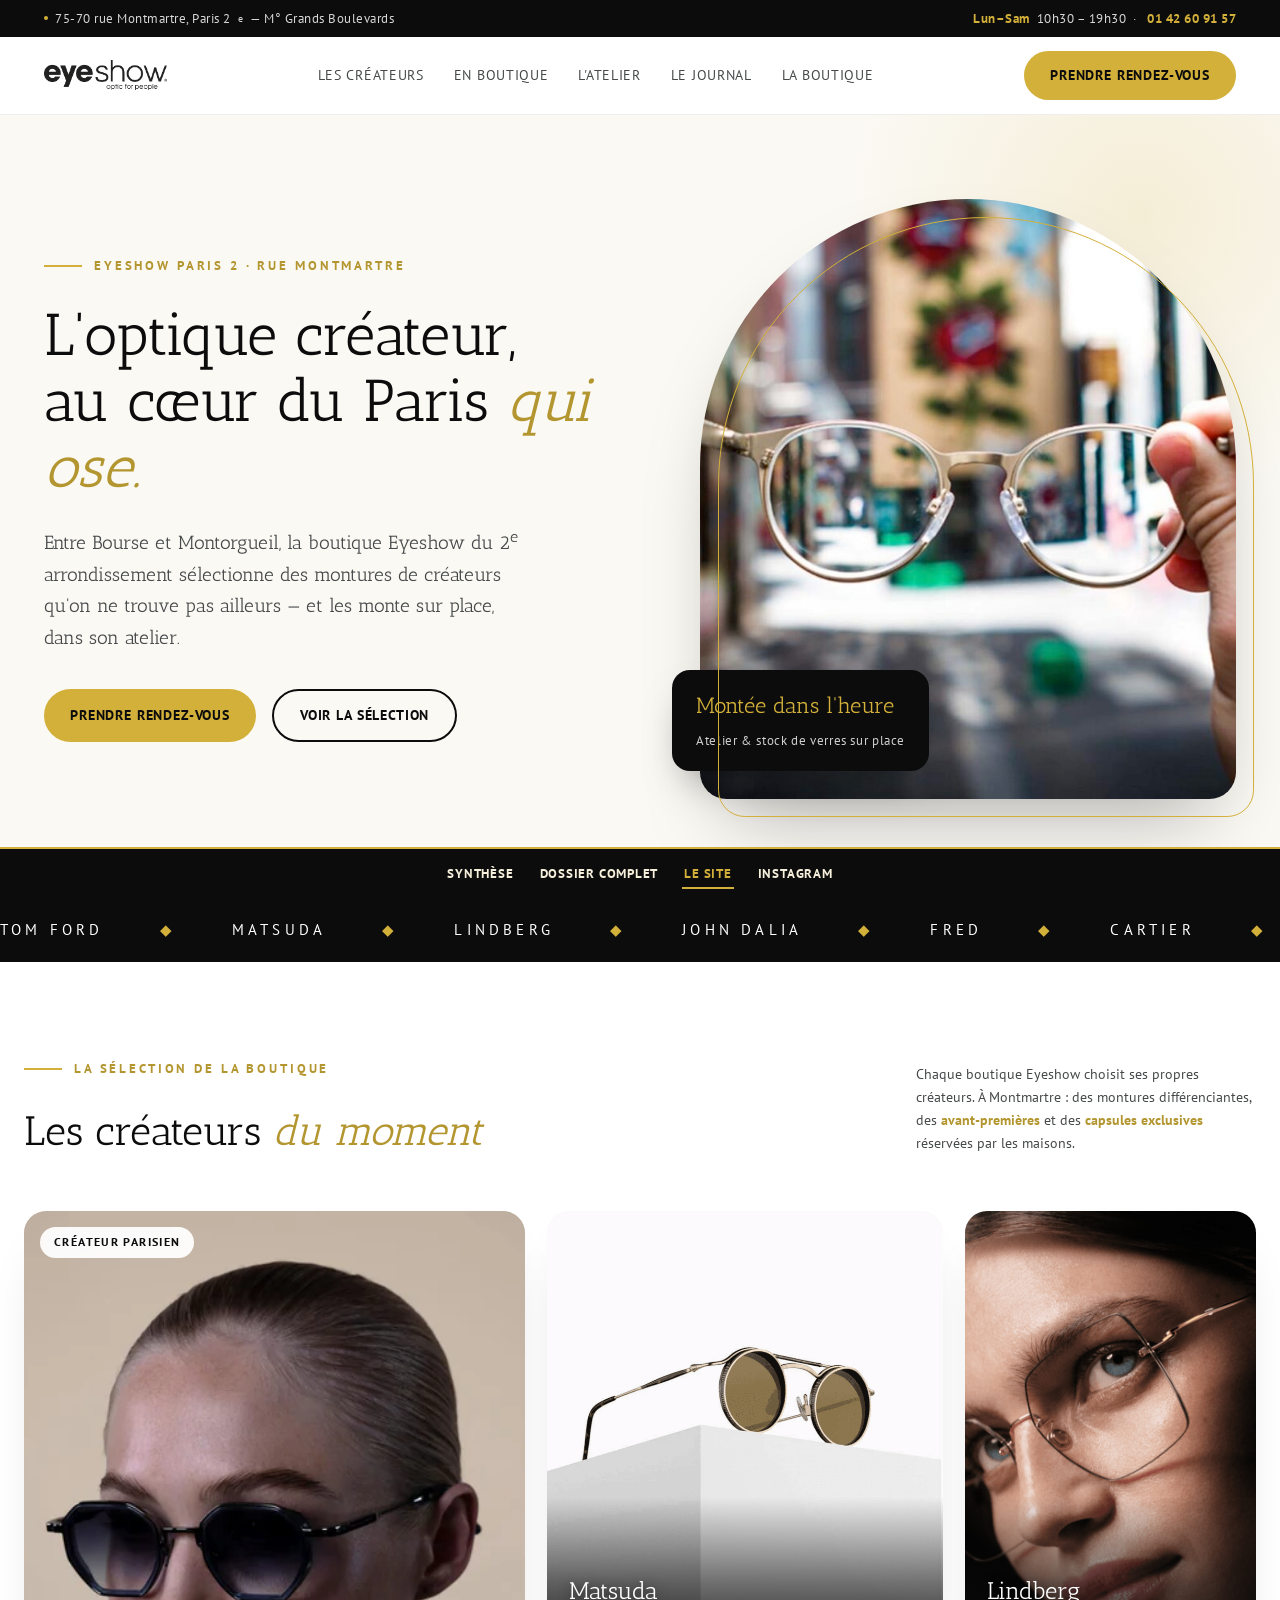
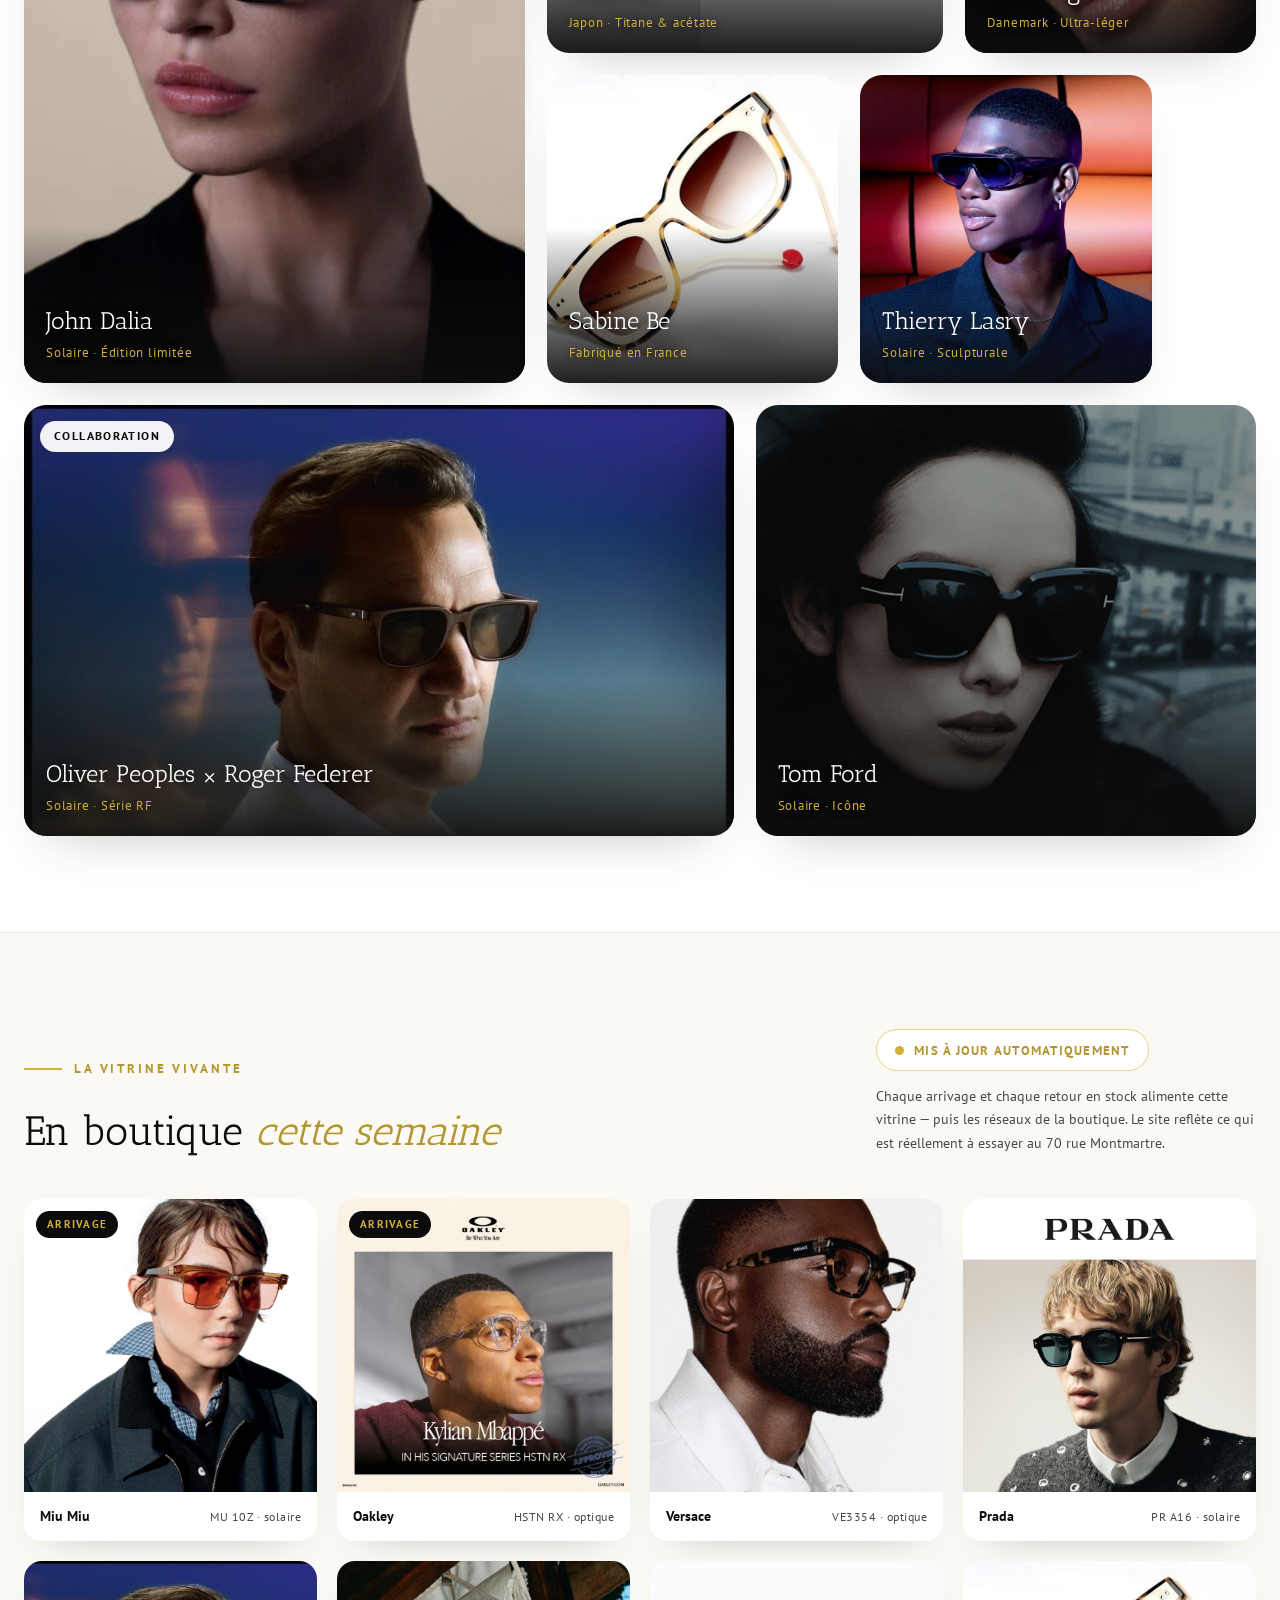
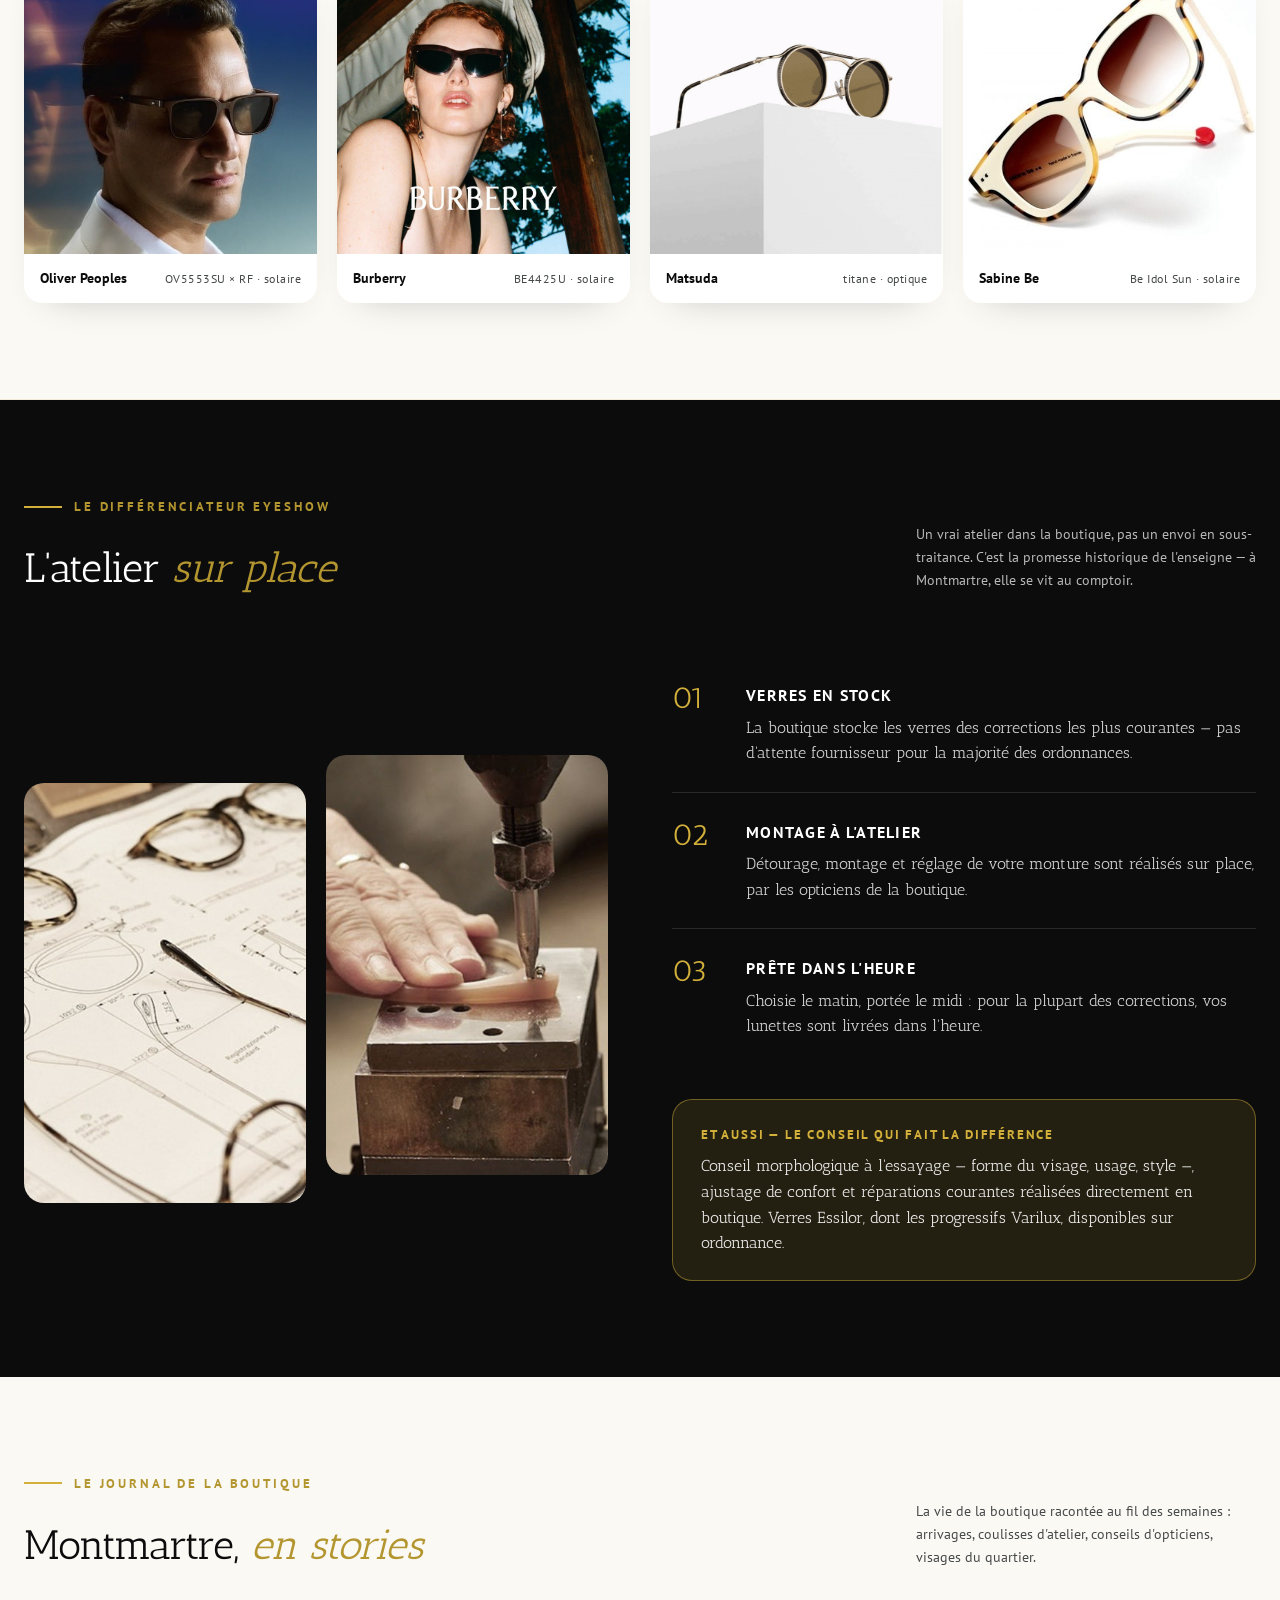
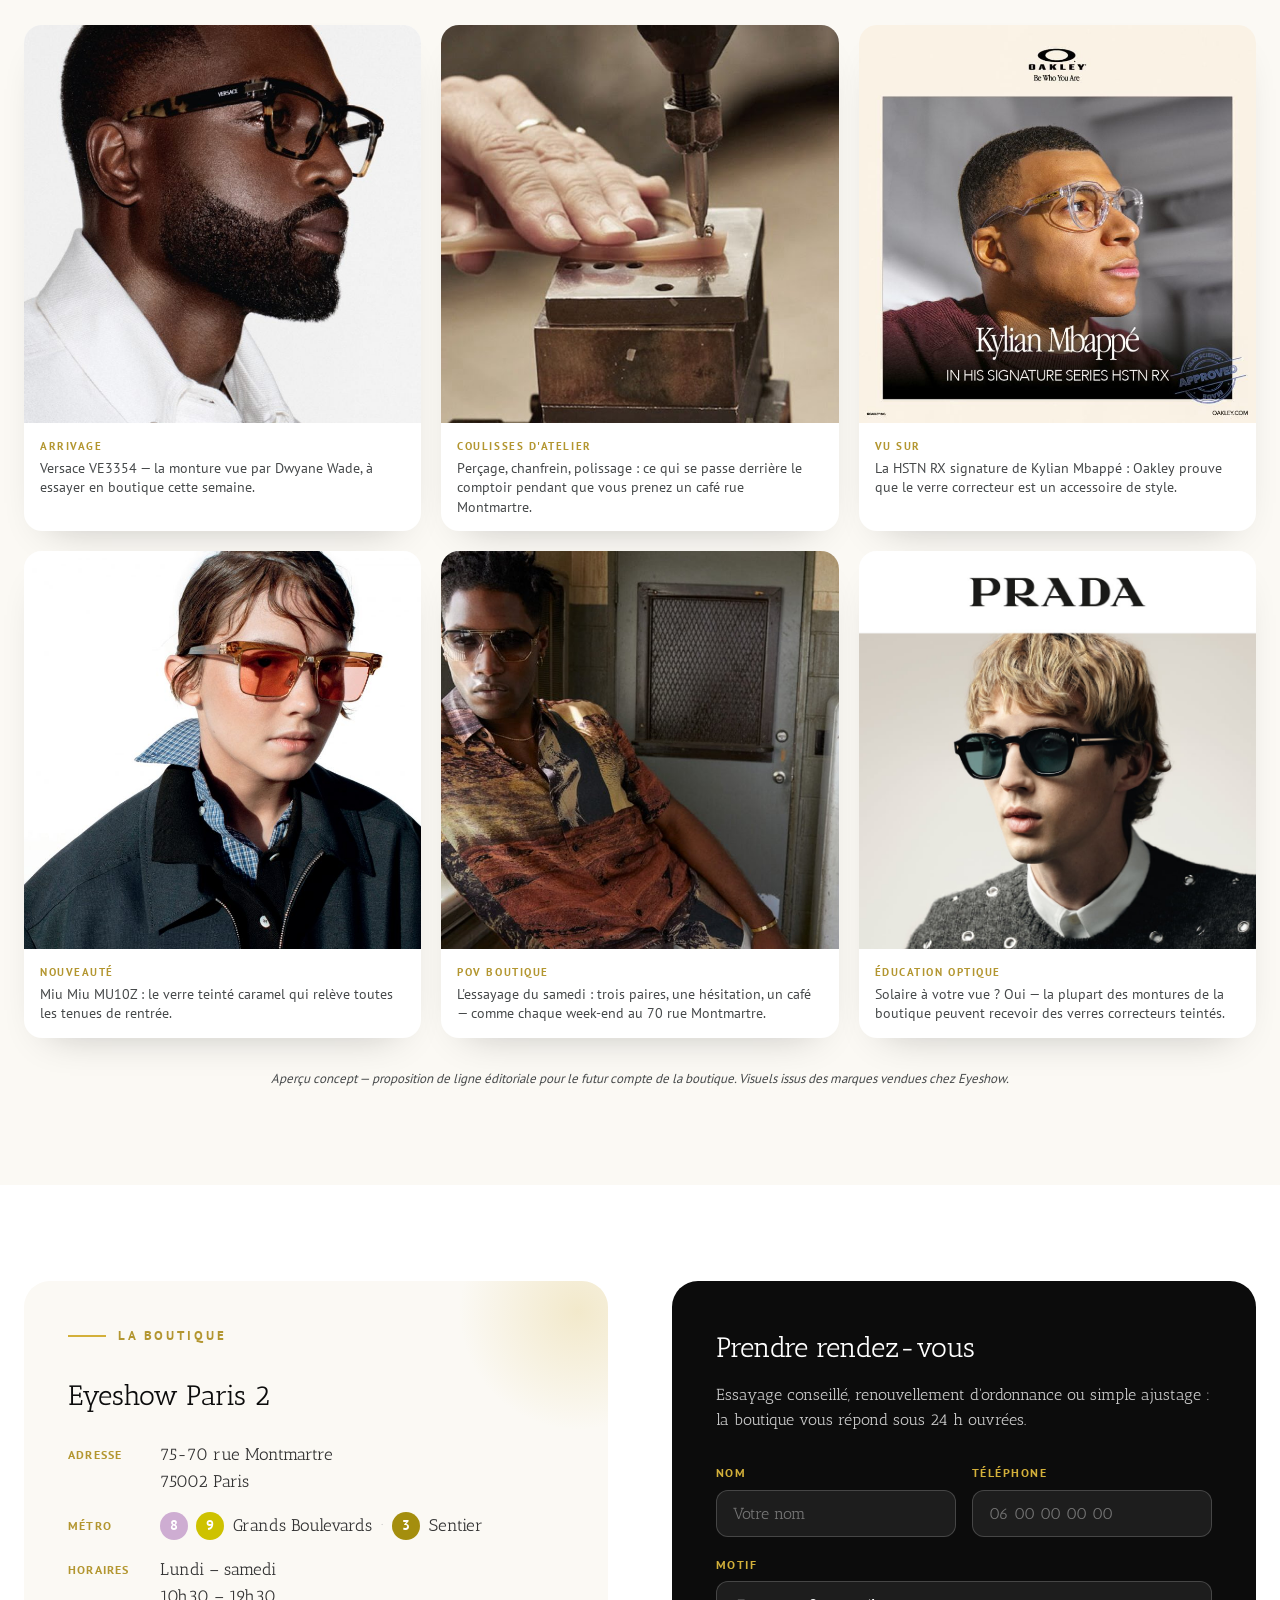
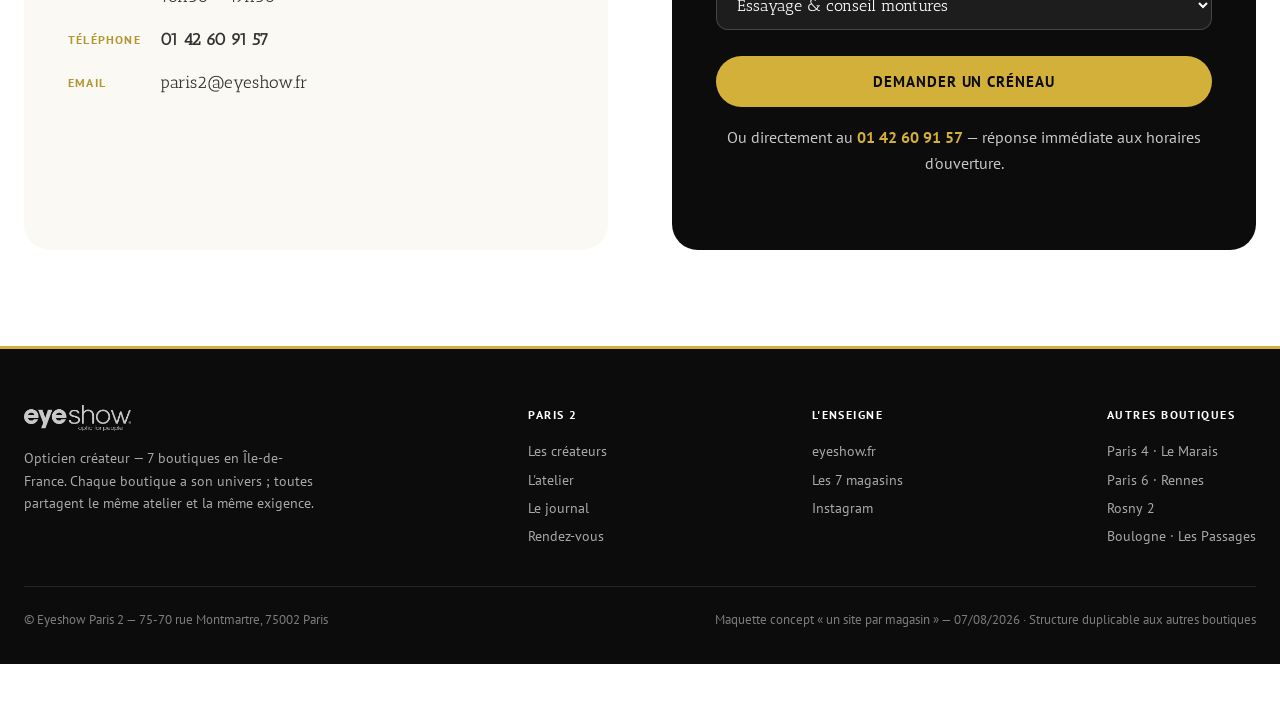
<file: index.html>
<!DOCTYPE html>
<html lang="fr">
<head>
<meta charset="UTF-8">
<meta name="viewport" content="width=device-width, initial-scale=1.0">
<title>Eyeshow Paris 2 — Opticien créateur, rue Montmartre</title>
<link rel="icon" href="assets/favicon-32.jpg">
<style>
@font-face{font-family:'Antic Slab';font-style:normal;font-weight:400;font-display:swap;src:url('assets/fonts/AnticSlab-400.woff2') format('woff2');}
@font-face{font-family:'PT Sans';font-style:normal;font-weight:400;font-display:swap;src:url('assets/fonts/PTSans-400.woff2') format('woff2');}
@font-face{font-family:'PT Sans';font-style:normal;font-weight:700;font-display:swap;src:url('assets/fonts/PTSans-700.woff2') format('woff2');}

:root{
  --or:#d3b03a;
  --or-fonce:#b39630;
  --or-pale:#f6efdb;
  --encre:#333333;
  --noir:#0c0c0c;
  --gris:#46494a;
  --gris-clair:#bebdbd;
  --blanc:#ffffff;
  --creme:#fbf9f4;
  --serif:'Antic Slab',Georgia,serif;
  --sans:'PT Sans',Arial,sans-serif;
}
*{margin:0;padding:0;box-sizing:border-box}
html{scroll-behavior:smooth}
body{font-family:var(--serif);color:var(--encre);background:var(--blanc);line-height:1.65;font-size:17px;-webkit-font-smoothing:antialiased}
img{display:block;max-width:100%}
a{text-decoration:none;color:inherit}
::selection{background:var(--or);color:var(--noir)}

/* ---------- Barre haute ---------- */
.topbar{background:var(--noir);color:#d8d8d8;font-family:var(--sans);font-size:12.5px;letter-spacing:.04em}
.topbar-inner{max-width:1240px;margin:0 auto;padding:8px 24px;display:flex;justify-content:space-between;gap:16px;flex-wrap:wrap}
.topbar b{color:var(--or);font-weight:700}
.topbar span{display:inline-flex;align-items:center;gap:7px}
.dot{width:4px;height:4px;border-radius:50%;background:var(--or);display:inline-block}

/* ---------- Header ---------- */
header{position:sticky;top:0;z-index:50;background:rgba(255,255,255,.92);backdrop-filter:blur(12px);border-bottom:1px solid #eee}
.header-inner{max-width:1240px;margin:0 auto;padding:14px 24px;display:flex;align-items:center;justify-content:space-between;gap:24px}
.logo img{height:30px;width:auto}
nav{display:flex;gap:30px;font-family:var(--sans);font-size:14px;letter-spacing:.05em;text-transform:uppercase}
nav a{color:var(--gris);position:relative;padding:4px 0;transition:color .25s}
nav a::after{content:'';position:absolute;left:0;bottom:0;width:0;height:2px;background:var(--or);transition:width .25s}
nav a:hover{color:var(--noir)}
nav a:hover::after{width:100%}
.cta{display:inline-flex;align-items:center;gap:10px;background:var(--or);color:var(--noir);font-family:var(--sans);font-weight:700;font-size:14px;letter-spacing:.06em;text-transform:uppercase;padding:13px 26px;border-radius:999px;transition:background .25s,transform .25s;white-space:nowrap}
.cta:hover{background:var(--or-fonce);transform:translateY(-1px)}
.cta.ghost{background:transparent;border:2px solid var(--noir);color:var(--noir)}
.cta.ghost:hover{background:var(--noir);color:var(--or)}

/* ---------- Hero ---------- */
.hero{position:relative;overflow:hidden;background:var(--creme)}
.hero::before{content:'';position:absolute;top:-220px;right:-180px;width:640px;height:640px;border-radius:50%;background:radial-gradient(circle,rgba(211,176,58,.16),transparent 65%)}
.hero-inner{max-width:1240px;margin:0 auto;padding:84px 24px 96px;display:grid;grid-template-columns:1.05fr .95fr;gap:64px;align-items:center;position:relative}
.kicker{font-family:var(--sans);font-size:13px;font-weight:700;letter-spacing:.22em;text-transform:uppercase;color:var(--or-fonce);display:flex;align-items:center;gap:12px;margin-bottom:26px}
.kicker::before{content:'';width:38px;height:2px;background:var(--or)}
.hero h1{font-size:clamp(40px,4.6vw,62px);line-height:1.12;font-weight:400;color:var(--noir);margin-bottom:24px}
.hero h1 em{font-style:italic;color:var(--or-fonce)}
.hero p.lede{font-size:19px;color:var(--gris);max-width:480px;margin-bottom:36px}
.hero-actions{display:flex;gap:16px;flex-wrap:wrap}
.hero-figure{position:relative}
.hero-figure .frame{border-radius:280px 280px 28px 28px;overflow:hidden;box-shadow:0 40px 80px -30px rgba(12,12,12,.35)}
.hero-figure img{width:100%;height:600px;object-fit:cover;object-position:center 30%}
.hero-figure::after{content:'';position:absolute;inset:18px -18px -18px 18px;border:1.5px solid var(--or);border-radius:280px 280px 28px 28px;pointer-events:none}
.hero-badge{position:absolute;bottom:28px;left:-28px;background:var(--noir);color:var(--blanc);padding:18px 24px;border-radius:18px;font-family:var(--sans);box-shadow:0 20px 40px -18px rgba(12,12,12,.5)}
.hero-badge .big{font-family:var(--serif);font-size:22px;color:var(--or);display:block}
.hero-badge .small{font-size:12.5px;letter-spacing:.05em;color:#cfcfcf}

/* ---------- Marquee marques ---------- */
.marquee{background:var(--noir);color:var(--blanc);overflow:hidden;padding:20px 0;border-top:3px solid var(--or)}
.marquee-track{display:flex;gap:56px;width:max-content;animation:defile 42s linear infinite;font-family:var(--sans);font-size:15px;letter-spacing:.28em;text-transform:uppercase;white-space:nowrap}
.marquee-track span{display:flex;align-items:center;gap:56px}
.marquee-track i{font-style:normal;color:var(--or)}
@keyframes defile{from{transform:translateX(0)}to{transform:translateX(-50%)}}

/* ---------- Sections communes ---------- */
section{padding:96px 24px}
.wrap{max-width:1240px;margin:0 auto}
.sec-head{display:flex;justify-content:space-between;align-items:flex-end;gap:32px;margin-bottom:56px;flex-wrap:wrap}
.sec-head h2{font-size:clamp(30px,3.2vw,44px);line-height:1.2;font-weight:400;color:var(--noir);max-width:560px}
.sec-head h2 em{font-style:italic;color:var(--or-fonce)}
.sec-head .note{font-family:var(--sans);font-size:14px;color:var(--gris);max-width:340px}
.sec-head .note b{color:var(--or-fonce)}

/* ---------- Créateurs ---------- */
.createurs{background:var(--blanc)}
.grid-createurs{display:grid;grid-template-columns:repeat(12,1fr);gap:22px}
.card{border-radius:22px;overflow:hidden;position:relative;background:var(--creme);box-shadow:0 24px 50px -30px rgba(12,12,12,.28);transition:transform .35s}
.card:hover{transform:translateY(-6px)}
.card img{width:100%;height:100%;object-fit:cover;transition:transform .6s}
.card:hover img{transform:scale(1.045)}
.card .tag{position:absolute;top:16px;left:16px;background:rgba(255,255,255,.94);border-radius:999px;padding:6px 14px;font-family:var(--sans);font-size:11.5px;font-weight:700;letter-spacing:.12em;text-transform:uppercase;color:var(--noir)}
.card .label{position:absolute;left:0;right:0;bottom:0;padding:80px 22px 18px;background:linear-gradient(rgba(12,12,12,0) 0%,rgba(12,12,12,.55) 55%,rgba(12,12,12,.92) 100%);color:var(--blanc)}
.card .label .nom{font-size:24px;line-height:1.2;text-shadow:0 2px 12px rgba(0,0,0,.65)}
.card .label .detail{text-shadow:0 1px 8px rgba(0,0,0,.65)}
.card .label .detail{font-family:var(--sans);font-size:13px;color:var(--or);letter-spacing:.06em}
.c-large{grid-column:span 5;grid-row:span 2;min-height:640px}
.c-mid{grid-column:span 4;min-height:308px}
.c-mid2{grid-column:span 3;min-height:308px}
.c-band{grid-column:span 7;min-height:330px}
.c-band2{grid-column:span 5;min-height:330px}

/* ---------- En boutique cette semaine (vitrine stock) ---------- */
.stock{background:var(--creme);border-top:1px solid #f0ead6;border-bottom:1px solid #f0ead6}
.stock-head{display:flex;justify-content:space-between;align-items:flex-end;gap:32px;margin-bottom:44px;flex-wrap:wrap}
.stock-head h2{font-size:clamp(30px,3.2vw,44px);line-height:1.2;font-weight:400;color:var(--noir);max-width:600px}
.stock-head h2 em{font-style:italic;color:var(--or-fonce)}
.badge-sync{display:inline-flex;align-items:center;gap:10px;background:var(--blanc);border:1px solid rgba(211,176,58,.55);border-radius:999px;padding:10px 18px;font-family:var(--sans);font-size:12.5px;font-weight:700;letter-spacing:.1em;text-transform:uppercase;color:var(--or-fonce)}
.badge-sync .pulse{width:9px;height:9px;border-radius:50%;background:var(--or);animation:pulse 2.2s infinite}
@keyframes pulse{0%{box-shadow:0 0 0 0 rgba(211,176,58,.5)}70%{box-shadow:0 0 0 9px rgba(211,176,58,0)}100%{box-shadow:0 0 0 0 rgba(211,176,58,0)}}
.stock-note{font-family:var(--sans);font-size:14px;color:var(--gris);max-width:380px}
.grid-stock{display:grid;grid-template-columns:repeat(4,1fr);gap:20px}
.tuile-stock{background:var(--blanc);border-radius:18px;overflow:hidden;box-shadow:0 16px 36px -26px rgba(12,12,12,.3);transition:transform .3s;position:relative}
.tuile-stock:hover{transform:translateY(-5px)}
.tuile-stock .visuel{aspect-ratio:1;overflow:hidden;background:#f3f1ea}
.tuile-stock img{width:100%;height:100%;object-fit:cover;transition:transform .5s}
.tuile-stock:hover img{transform:scale(1.05)}
.tuile-stock .etag{position:absolute;top:12px;left:12px;background:var(--noir);color:var(--or);font-family:var(--sans);font-size:10.5px;font-weight:700;letter-spacing:.12em;text-transform:uppercase;padding:5px 11px;border-radius:999px}
.tuile-stock .infos{padding:13px 16px;font-family:var(--sans);display:flex;justify-content:space-between;align-items:baseline;gap:10px}
.tuile-stock .marque-nom{font-weight:700;font-size:14px;color:var(--noir)}
.tuile-stock .ref{font-size:12px;color:var(--gris);letter-spacing:.04em;text-align:right}
@media (max-width:1020px){.grid-stock{grid-template-columns:repeat(2,1fr)}}
@media (max-width:640px){.grid-stock{grid-template-columns:repeat(2,1fr);gap:14px}}

/* ---------- Atelier ---------- */
.atelier{background:var(--noir);color:var(--blanc)}
.atelier .sec-head h2{color:var(--blanc)}
.atelier .sec-head .note{color:#b9b9b9}
.atelier-grid{display:grid;grid-template-columns:1fr 1fr;gap:64px;align-items:center}
.atelier-imgs{display:grid;grid-template-columns:1fr 1fr;gap:20px}
.atelier-imgs figure{border-radius:20px;overflow:hidden}
.atelier-imgs figure:first-child{transform:translateY(28px)}
.atelier-imgs img{height:420px;width:100%;object-fit:cover}
.etapes{display:flex;flex-direction:column;gap:0;margin-top:8px}
.etape{display:flex;gap:22px;padding:26px 0;border-bottom:1px solid rgba(255,255,255,.12)}
.etape:last-child{border-bottom:0}
.etape .num{font-family:var(--serif);font-size:30px;color:var(--or);min-width:52px;line-height:1.1}
.etape h3{font-family:var(--sans);font-size:16px;font-weight:700;letter-spacing:.08em;text-transform:uppercase;margin-bottom:6px}
.etape p{font-size:15.5px;color:#cfcfcf}
.conseil{margin-top:34px;background:rgba(211,176,58,.12);border:1px solid rgba(211,176,58,.45);border-radius:20px;padding:24px 28px}
.conseil .titre{font-family:var(--sans);font-weight:700;letter-spacing:.14em;text-transform:uppercase;font-size:13px;color:var(--or);margin-bottom:8px}
.conseil p{font-size:15.5px;color:#e8e8e8}

/* ---------- Journal / ligne éditoriale ---------- */
.journal{background:var(--creme)}
.feed{display:grid;grid-template-columns:repeat(3,1fr);gap:20px}
.tuile{background:var(--blanc);border-radius:18px;overflow:hidden;box-shadow:0 18px 40px -26px rgba(12,12,12,.3);transition:transform .3s}
.tuile:hover{transform:translateY(-5px)}
.tuile .visuel{aspect-ratio:1;overflow:hidden}
.tuile img{width:100%;height:100%;object-fit:cover;transition:transform .5s}
.tuile:hover img{transform:scale(1.05)}
.tuile .meta{padding:14px 16px;font-family:var(--sans)}
.tuile .type{font-size:11px;font-weight:700;letter-spacing:.14em;text-transform:uppercase;color:var(--or-fonce);margin-bottom:4px}
.tuile .legende{font-size:13.5px;color:var(--gris);line-height:1.45}
.disclaimer{margin-top:30px;text-align:center;font-family:var(--sans);font-size:13px;color:var(--gris);font-style:italic}

/* ---------- Infos & RDV ---------- */
.rdv{background:var(--blanc)}
.rdv-grid{display:grid;grid-template-columns:1fr 1fr;gap:64px}
.info-card{background:var(--creme);border-radius:26px;padding:44px;position:relative;overflow:hidden}
.info-card::before{content:'';position:absolute;top:-90px;right:-90px;width:240px;height:240px;border-radius:50%;background:radial-gradient(circle,rgba(211,176,58,.22),transparent 70%)}
.info-card h3{font-size:28px;font-weight:400;color:var(--noir);margin-bottom:22px}
.info-lignes{display:flex;flex-direction:column;gap:16px;font-size:16.5px}
.info-lignes .ligne{display:flex;gap:14px;align-items:flex-start}
.info-lignes .ico{font-family:var(--sans);font-weight:700;color:var(--or-fonce);min-width:78px;font-size:12px;letter-spacing:.1em;text-transform:uppercase;padding-top:4px}
.metro-badges{display:inline-flex;gap:8px}
.metro-row{display:inline-flex;align-items:center;gap:9px;flex-wrap:wrap}
.metro-row .sep{font-style:normal;color:var(--gris-clair)}
.metro-badges span{width:28px;height:28px;border-radius:50%;display:inline-flex;align-items:center;justify-content:center;font-family:var(--sans);font-weight:700;font-size:14px;color:#fff}
.m8{background:#ceadd2;color:#333}.m9{background:#cec200}.m3{background:#a48e0e}
.rdv-form{background:var(--noir);color:var(--blanc);border-radius:26px;padding:44px}
.rdv-form h3{font-size:28px;font-weight:400;margin-bottom:10px}
.rdv-form p{color:#c9c9c9;font-size:15.5px;margin-bottom:30px}
.champ{margin-bottom:18px}
.champ label{display:block;font-family:var(--sans);font-size:12px;font-weight:700;letter-spacing:.12em;text-transform:uppercase;color:var(--or);margin-bottom:7px}
.champ input,.champ select{width:100%;background:rgba(255,255,255,.07);border:1px solid rgba(255,255,255,.18);border-radius:12px;padding:13px 16px;color:var(--blanc);font-family:var(--serif);font-size:16px;outline:none;transition:border .25s}
.champ input:focus,.champ select:focus{border-color:var(--or)}
.champ select option{color:var(--encre)}
.deux{display:grid;grid-template-columns:1fr 1fr;gap:16px}
.btn-plein{width:100%;justify-content:center;margin-top:8px;border:0;cursor:pointer;font-size:15px;padding:16px}
.rdv-alt{margin-top:18px;text-align:center;font-family:var(--sans);font-size:13.5px;color:#b9b9b9}
.rdv-alt a{color:var(--or);font-weight:700}

/* ---------- Footer ---------- */
footer{background:var(--noir);color:#a9a9a9;border-top:3px solid var(--or);padding:56px 24px 34px;font-family:var(--sans);font-size:13.5px}
.footer-inner{max-width:1240px;margin:0 auto}
.footer-top{display:flex;justify-content:space-between;gap:40px;flex-wrap:wrap;margin-bottom:36px}
.footer-top img{height:26px;filter:invert(1);opacity:.9}
.footer-col b{display:block;color:var(--blanc);letter-spacing:.12em;text-transform:uppercase;font-size:12px;margin-bottom:12px}
.footer-col a{display:block;color:#a9a9a9;padding:3px 0;transition:color .2s}
.footer-col a:hover{color:var(--or)}
.footer-bottom{border-top:1px solid rgba(255,255,255,.1);padding-top:22px;display:flex;justify-content:space-between;gap:20px;flex-wrap:wrap;color:#7d7d7d;font-size:12.5px}

@media (max-width:1020px){
  .hero-inner,.atelier-grid,.rdv-grid{grid-template-columns:1fr;gap:48px}
  .hero-figure img{height:440px}
  .c-large{grid-column:span 12;min-height:420px}
  .c-mid,.c-mid2,.c-band,.c-band2{grid-column:span 6;min-height:260px}
  .feed{grid-template-columns:repeat(2,1fr)}
  nav{display:none}
}
@media (max-width:640px){
  body{overflow-x:hidden}
  .topbar-inner{padding:8px 14px;font-size:11.5px;justify-content:center;text-align:center}
  .header-inner{padding:12px 16px;gap:12px}
  .logo img{height:24px}
  header .cta{padding:10px 16px;font-size:11.5px;letter-spacing:.03em}
  .c-mid,.c-mid2,.c-band,.c-band2{grid-column:span 12}
  .feed{grid-template-columns:1fr}
  .deux{grid-template-columns:1fr}
  section{padding:64px 18px}
  .hero-inner{padding:56px 18px 72px}
  .hero h1{font-size:33px}
  .hero p.lede{font-size:16.5px}
  .hero-figure img{height:380px}
  .hero-badge{left:0;bottom:14px;padding:14px 18px}
  .info-card,.rdv-form{padding:30px 24px}
  .atelier-imgs img{height:280px}
  .sec-head h2{font-size:27px}
  .grid-createurs{gap:16px}
}

/* ---------- Barre de navigation dossier (retour + circulation entre maquettes) ---------- */
.nav-dossier{position:fixed;left:0;right:0;bottom:0;z-index:9999;background:#0c0c0c;border-top:2px solid #d3b03a;
  font-family:'PT Sans',Arial,sans-serif;font-size:13px;letter-spacing:.06em;
  display:flex;flex-wrap:wrap;justify-content:center;align-items:center;gap:4px 22px;padding:11px 14px}
.nav-dossier a{color:#f6efdb;text-transform:uppercase;font-weight:700;padding:3px 2px;border-bottom:2px solid transparent;transition:color .15s}
.nav-dossier a:hover{color:#d3b03a}
.nav-dossier a[aria-current="page"]{color:#d3b03a;border-bottom-color:#d3b03a}
body{padding-bottom:62px}
@media(max-width:520px){.nav-dossier{font-size:11.5px;gap:3px 14px;padding:9px 10px}body{padding-bottom:72px}}
@media print{.nav-dossier{display:none}body{padding-bottom:0}}
</style>
</head>
<body>

<!-- Barre haute -->
<div class="topbar">
  <div class="topbar-inner">
    <span><span class="dot"></span> 75-70 rue Montmartre, Paris 2<sup>e</sup> — M° Grands Boulevards</span>
    <span><b>Lun–Sam</b> 10h30 – 19h30 &nbsp;·&nbsp; <b>01 42 60 91 57</b></span>
  </div>
</div>

<!-- Header -->
<header>
  <div class="header-inner">
    <a class="logo" href="#"><img src="assets/logo-eyeshow-noir.png" alt="Eyeshow — optic for people"></a>
    <nav>
      <a href="#createurs">Les créateurs</a>
      <a href="#stock">En boutique</a>
      <a href="#atelier">L'atelier</a>
      <a href="#journal">Le journal</a>
      <a href="#rdv">La boutique</a>
    </nav>
    <a class="cta" href="#rdv">Prendre rendez-vous</a>
  </div>
</header>

<!-- Hero -->
<div class="hero">
  <div class="hero-inner">
    <div>
      <div class="kicker">Eyeshow Paris 2 · Rue Montmartre</div>
      <h1>L'optique créateur,<br>au cœur du Paris <em>qui ose.</em></h1>
      <p class="lede">Entre Bourse et Montorgueil, la boutique Eyeshow du 2<sup>e</sup> arrondissement sélectionne des montures de créateurs qu'on ne trouve pas ailleurs — et les monte sur place, dans son atelier.</p>
      <div class="hero-actions">
        <a class="cta" href="#rdv">Prendre rendez-vous</a>
        <a class="cta ghost" href="#createurs">Voir la sélection</a>
      </div>
    </div>
    <div class="hero-figure">
      <div class="frame"><img src="assets/hero-boutique-3.jpeg" alt="Monture dorée tenue en main, rue parisienne en arrière-plan"></div>
      <div class="hero-badge">
        <span class="big">Montée dans l'heure</span>
        <span class="small">Atelier &amp; stock de verres sur place</span>
      </div>
    </div>
  </div>
</div>

<!-- Marquee marques -->
<div class="marquee" aria-hidden="true">
  <div class="marquee-track">
    <span>Tom Ford <i>◆</i> Matsuda <i>◆</i> Lindberg <i>◆</i> John Dalia <i>◆</i> Fred <i>◆</i> Cartier <i>◆</i> Theo <i>◆</i> Sabine Be <i>◆</i> Thierry Lasry <i>◆</i> Chloé <i>◆</i> Celine <i>◆</i> Loewe <i>◆</i> Oliver Peoples <i>◆</i> Burberry <i>◆</i> Oakley <i>◆</i> Versace <i>◆</i> Miu Miu <i>◆</i> Prada <i>◆</i></span>
    <span>Tom Ford <i>◆</i> Matsuda <i>◆</i> Lindberg <i>◆</i> John Dalia <i>◆</i> Fred <i>◆</i> Cartier <i>◆</i> Theo <i>◆</i> Sabine Be <i>◆</i> Thierry Lasry <i>◆</i> Chloé <i>◆</i> Celine <i>◆</i> Loewe <i>◆</i> Oliver Peoples <i>◆</i> Burberry <i>◆</i> Oakley <i>◆</i> Versace <i>◆</i> Miu Miu <i>◆</i> Prada <i>◆</i></span>
  </div>
</div>

<!-- Créateurs -->
<section class="createurs" id="createurs">
  <div class="wrap">
    <div class="sec-head">
      <div>
        <div class="kicker">La sélection de la boutique</div>
        <h2>Les créateurs <em>du moment</em></h2>
      </div>
      <p class="note">Chaque boutique Eyeshow choisit ses propres créateurs. À Montmartre : des montures différenciantes, des <b>avant-premières</b> et des <b>capsules exclusives</b> réservées par les maisons.</p>
    </div>
    <div class="grid-createurs">
      <figure class="card c-large">
        <img src="assets/marque-john-dalia.webp" alt="Monture solaire géométrique noire John Dalia portée">
        <span class="tag">Créateur parisien</span>
        <figcaption class="label"><span class="nom">John Dalia</span><br><span class="detail">Solaire · Édition limitée</span></figcaption>
      </figure>
      <figure class="card c-mid">
        <img src="assets/marque-matsuda.png" alt="Monture ronde métal Matsuda posée">
        <figcaption class="label"><span class="nom">Matsuda</span><br><span class="detail">Japon · Titane &amp; acétate</span></figcaption>
      </figure>
      <figure class="card c-mid2">
        <img src="assets/marque-lindberg.png" alt="Monture fine dorée Lindberg portée">
        <figcaption class="label"><span class="nom">Lindberg</span><br><span class="detail">Danemark · Ultra-léger</span></figcaption>
      </figure>
      <figure class="card c-mid2">
        <img src="assets/marque-sabinebe.jpeg" alt="Monture crème et écaille Sabine Be">
        <figcaption class="label"><span class="nom">Sabine Be</span><br><span class="detail">Fabriqué en France</span></figcaption>
      </figure>
      <figure class="card c-mid2">
        <img src="assets/marque-thierry-lasry.jpeg" alt="Solaire sculpturale Thierry Lasry portée">
        <figcaption class="label"><span class="nom">Thierry Lasry</span><br><span class="detail">Solaire · Sculpturale</span></figcaption>
      </figure>
      <figure class="card c-band">
        <img src="assets/marque-oliver-peoples.jpg" alt="Collaboration Oliver Peoples x Roger Federer">
        <span class="tag">Collaboration</span>
        <figcaption class="label"><span class="nom">Oliver Peoples × Roger Federer</span><br><span class="detail">Solaire · Série RF</span></figcaption>
      </figure>
      <figure class="card c-band2">
        <img src="assets/marque-tomford.png" alt="Solaire oversize noire Tom Ford portée">
        <figcaption class="label"><span class="nom">Tom Ford</span><br><span class="detail">Solaire · Icône</span></figcaption>
      </figure>
    </div>
  </div>
</section>

<!-- En boutique cette semaine — vitrine connectée au stock -->
<section class="stock" id="stock">
  <div class="wrap">
    <div class="stock-head">
      <div>
        <div class="kicker">La vitrine vivante</div>
        <h2>En boutique <em>cette semaine</em></h2>
      </div>
      <div>
        <span class="badge-sync"><span class="pulse"></span> Mis à jour automatiquement</span>
        <p class="stock-note" style="margin-top:14px">Chaque arrivage et chaque retour en stock alimente cette vitrine — puis les réseaux de la boutique. Le site reflète ce qui est réellement à essayer au 70 rue Montmartre.</p>
      </div>
    </div>
    <div class="grid-stock">
      <article class="tuile-stock">
        <span class="etag">Arrivage</span>
        <div class="visuel"><img src="assets/marque-miumiu.jpg" alt="Solaire Miu Miu MU 10Z à verres teintés"></div>
        <div class="infos"><span class="marque-nom">Miu Miu</span><span class="ref">MU 10Z · solaire</span></div>
      </article>
      <article class="tuile-stock">
        <span class="etag">Arrivage</span>
        <div class="visuel"><img src="assets/marque-oakley-mbappe.jpg" alt="Oakley HSTN RX signature Kylian Mbappé"></div>
        <div class="infos"><span class="marque-nom">Oakley</span><span class="ref">HSTN RX · optique</span></div>
      </article>
      <article class="tuile-stock">
        <div class="visuel"><img src="assets/marque-versace.jpg" alt="Monture optique Versace VE3354"></div>
        <div class="infos"><span class="marque-nom">Versace</span><span class="ref">VE3354 · optique</span></div>
      </article>
      <article class="tuile-stock">
        <div class="visuel"><img src="assets/marque-prada.jpg" alt="Solaire Prada PR A16 noire"></div>
        <div class="infos"><span class="marque-nom">Prada</span><span class="ref">PR A16 · solaire</span></div>
      </article>
      <article class="tuile-stock">
        <div class="visuel"><img src="assets/marque-oliver-peoples.jpg" alt="Oliver Peoples OV5553SU, série Roger Federer"></div>
        <div class="infos"><span class="marque-nom">Oliver Peoples</span><span class="ref">OV5553SU × RF · solaire</span></div>
      </article>
      <article class="tuile-stock">
        <div class="visuel"><img src="assets/marque-burberry.jpg" alt="Solaire Burberry BE4425U"></div>
        <div class="infos"><span class="marque-nom">Burberry</span><span class="ref">BE4425U · solaire</span></div>
      </article>
      <article class="tuile-stock">
        <div class="visuel"><img src="assets/marque-matsuda.png" alt="Monture ronde Matsuda en titane"></div>
        <div class="infos"><span class="marque-nom">Matsuda</span><span class="ref">titane · optique</span></div>
      </article>
      <article class="tuile-stock">
        <div class="visuel"><img src="assets/marque-sabinebe.jpeg" alt="Solaire Sabine Be, ligne Be Idol, fabriquée en France"></div>
        <div class="infos"><span class="marque-nom">Sabine Be</span><span class="ref">Be Idol Sun · solaire</span></div>
      </article>
    </div>
  </div>
</section>

<!-- Atelier -->
<section class="atelier" id="atelier">
  <div class="wrap">
    <div class="sec-head">
      <div>
        <div class="kicker">Le différenciateur Eyeshow</div>
        <h2>L'atelier <em>sur place</em></h2>
      </div>
      <p class="note">Un vrai atelier dans la boutique, pas un envoi en sous-traitance. C'est la promesse historique de l'enseigne — à Montmartre, elle se vit au comptoir.</p>
    </div>
    <div class="atelier-grid">
      <div class="atelier-imgs">
        <figure><img src="assets/atelier-1.jpg" alt="Plans techniques de montures et branches en atelier"></figure>
        <figure><img src="assets/atelier-2.jpg" alt="Perçage d'une monture en acétate à l'atelier"></figure>
      </div>
      <div>
        <div class="etapes">
          <div class="etape">
            <div class="num">01</div>
            <div>
              <h3>Verres en stock</h3>
              <p>La boutique stocke les verres des corrections les plus courantes — pas d'attente fournisseur pour la majorité des ordonnances.</p>
            </div>
          </div>
          <div class="etape">
            <div class="num">02</div>
            <div>
              <h3>Montage à l'atelier</h3>
              <p>Détourage, montage et réglage de votre monture sont réalisés sur place, par les opticiens de la boutique.</p>
            </div>
          </div>
          <div class="etape">
            <div class="num">03</div>
            <div>
              <h3>Prête dans l'heure</h3>
              <p>Choisie le matin, portée le midi : pour la plupart des corrections, vos lunettes sont livrées dans l'heure.</p>
            </div>
          </div>
        </div>
        <div class="conseil">
          <div class="titre">Et aussi — le conseil qui fait la différence</div>
          <p>Conseil morphologique à l'essayage — forme du visage, usage, style —, ajustage de confort et réparations courantes réalisées directement en boutique. Verres Essilor, dont les progressifs Varilux, disponibles sur ordonnance.</p>
        </div>
      </div>
    </div>
  </div>
</section>

<!-- Journal / ligne éditoriale -->
<section class="journal" id="journal">
  <div class="wrap">
    <div class="sec-head">
      <div>
        <div class="kicker">Le journal de la boutique</div>
        <h2>Montmartre, <em>en stories</em></h2>
      </div>
      <p class="note">La vie de la boutique racontée au fil des semaines : arrivages, coulisses d'atelier, conseils d'opticiens, visages du quartier.</p>
    </div>
    <div class="feed">
      <article class="tuile">
        <div class="visuel"><img src="assets/marque-versace.jpg" alt="Campagne Versace — Dwyane Wade"></div>
        <div class="meta"><div class="type">Arrivage</div><div class="legende">Versace VE3354 — la monture vue par Dwyane Wade, à essayer en boutique cette semaine.</div></div>
      </article>
      <article class="tuile">
        <div class="visuel"><img src="assets/atelier-2.jpg" alt="Travail de la monture à l'atelier"></div>
        <div class="meta"><div class="type">Coulisses d'atelier</div><div class="legende">Perçage, chanfrein, polissage : ce qui se passe derrière le comptoir pendant que vous prenez un café rue Montmartre.</div></div>
      </article>
      <article class="tuile">
        <div class="visuel"><img src="assets/marque-oakley-mbappe.jpg" alt="Oakley HSTN RX — Kylian Mbappé"></div>
        <div class="meta"><div class="type">Vu sur</div><div class="legende">La HSTN RX signature de Kylian Mbappé : Oakley prouve que le verre correcteur est un accessoire de style.</div></div>
      </article>
      <article class="tuile">
        <div class="visuel"><img src="assets/marque-miumiu.jpg" alt="Solaire Miu Miu teintée"></div>
        <div class="meta"><div class="type">Nouveauté</div><div class="legende">Miu Miu MU10Z : le verre teinté caramel qui relève toutes les tenues de rentrée.</div></div>
      </article>
      <article class="tuile">
        <div class="visuel"><img src="assets/hero-boutique-1.jpeg" alt="Portrait solaire dorée, esprit vintage"></div>
        <div class="meta"><div class="type">POV boutique</div><div class="legende">L'essayage du samedi : trois paires, une hésitation, un café — comme chaque week-end au 70 rue Montmartre.</div></div>
      </article>
      <article class="tuile">
        <div class="visuel"><img src="assets/marque-prada.jpg" alt="Solaire Prada portée"></div>
        <div class="meta"><div class="type">Éducation optique</div><div class="legende">Solaire à votre vue ? Oui — la plupart des montures de la boutique peuvent recevoir des verres correcteurs teintés.</div></div>
      </article>
    </div>
    <p class="disclaimer">Aperçu concept — proposition de ligne éditoriale pour le futur compte de la boutique. Visuels issus des marques vendues chez Eyeshow.</p>
  </div>
</section>

<!-- Infos & RDV -->
<section class="rdv" id="rdv">
  <div class="wrap">
    <div class="rdv-grid">
      <div class="info-card">
        <div class="kicker">La boutique</div>
        <h3>Eyeshow Paris 2</h3>
        <div class="info-lignes">
          <div class="ligne"><span class="ico">Adresse</span><span>75-70 rue Montmartre<br>75002 Paris</span></div>
          <div class="ligne"><span class="ico">Métro</span><span class="metro-row"><span class="metro-badges"><span class="m8">8</span><span class="m9">9</span></span> Grands Boulevards <i class="sep">·</i> <span class="metro-badges"><span class="m3">3</span></span> Sentier</span></div>
          <div class="ligne"><span class="ico">Horaires</span><span>Lundi – samedi<br>10h30 – 19h30</span></div>
          <div class="ligne"><span class="ico">Téléphone</span><span><a href="tel:+33142609157"><b>01 42 60 91 57</b></a></span></div>
          <div class="ligne"><span class="ico">Email</span><span><a href="mailto:paris2@eyeshow.fr">paris2@eyeshow.fr</a></span></div>
        </div>
      </div>
      <div class="rdv-form">
        <h3>Prendre rendez-vous</h3>
        <p>Essayage conseillé, renouvellement d'ordonnance ou simple ajustage : la boutique vous répond sous 24&nbsp;h ouvrées.</p>
        <form action="mailto:paris2@eyeshow.fr" method="get">
          <div class="deux">
            <div class="champ"><label for="nom">Nom</label><input id="nom" type="text" placeholder="Votre nom"></div>
            <div class="champ"><label for="tel">Téléphone</label><input id="tel" type="tel" placeholder="06 00 00 00 00"></div>
          </div>
          <div class="champ">
            <label for="motif">Motif</label>
            <select id="motif">
              <option>Essayage &amp; conseil montures</option>
              <option>Renouvellement avec ordonnance</option>
              <option>Verres progressifs — bilan</option>
              <option>Ajustage / réparation</option>
            </select>
          </div>
          <button class="cta btn-plein" type="submit">Demander un créneau</button>
        </form>
        <p class="rdv-alt">Ou directement au <a href="tel:+33142609157">01 42 60 91 57</a> — réponse immédiate aux horaires d'ouverture.</p>
      </div>
    </div>
  </div>
</section>

<!-- Footer -->
<footer>
  <div class="footer-inner">
    <div class="footer-top">
      <div class="footer-col" style="max-width:300px">
        <img src="assets/logo-eyeshow-noir.png" alt="Eyeshow">
        <p style="margin-top:16px">Opticien créateur — 7 boutiques en Île-de-France. Chaque boutique a son univers ; toutes partagent le même atelier et la même exigence.</p>
      </div>
      <div class="footer-col">
        <b>Paris 2</b>
        <a href="#createurs">Les créateurs</a>
        <a href="#atelier">L'atelier</a>
        <a href="#journal">Le journal</a>
        <a href="#rdv">Rendez-vous</a>
      </div>
      <div class="footer-col">
        <b>L'enseigne</b>
        <a href="https://eyeshow.fr" rel="noopener">eyeshow.fr</a>
        <a href="https://eyeshow.fr/les-magasins/" rel="noopener">Les 7 magasins</a>
        <a href="https://instagram.com/eyeshow.optic.for.people" rel="noopener">Instagram</a>
      </div>
      <div class="footer-col">
        <b>Autres boutiques</b>
        <a href="#">Paris 4 · Le Marais</a>
        <a href="#">Paris 6 · Rennes</a>
        <a href="#">Rosny 2</a>
        <a href="#">Boulogne · Les Passages</a>
      </div>
    </div>
    <div class="footer-bottom">
      <span>© Eyeshow Paris 2 — 75-70 rue Montmartre, 75002 Paris</span>
      <span>Maquette concept « un site par magasin » — 07/08/2026 · Structure duplicable aux autres boutiques</span>
    </div>
  </div>
</footer>

<nav class="nav-dossier" aria-label="Navigation du dossier direction">
  <a href="synthese.html">Synthèse</a>
  <a href="dossier.html">Dossier complet</a>
  <a href="index.html" aria-current="page">Le site</a>
  <a href="instagram.html">Instagram</a>
</nav>

</body>
</html>
</file>
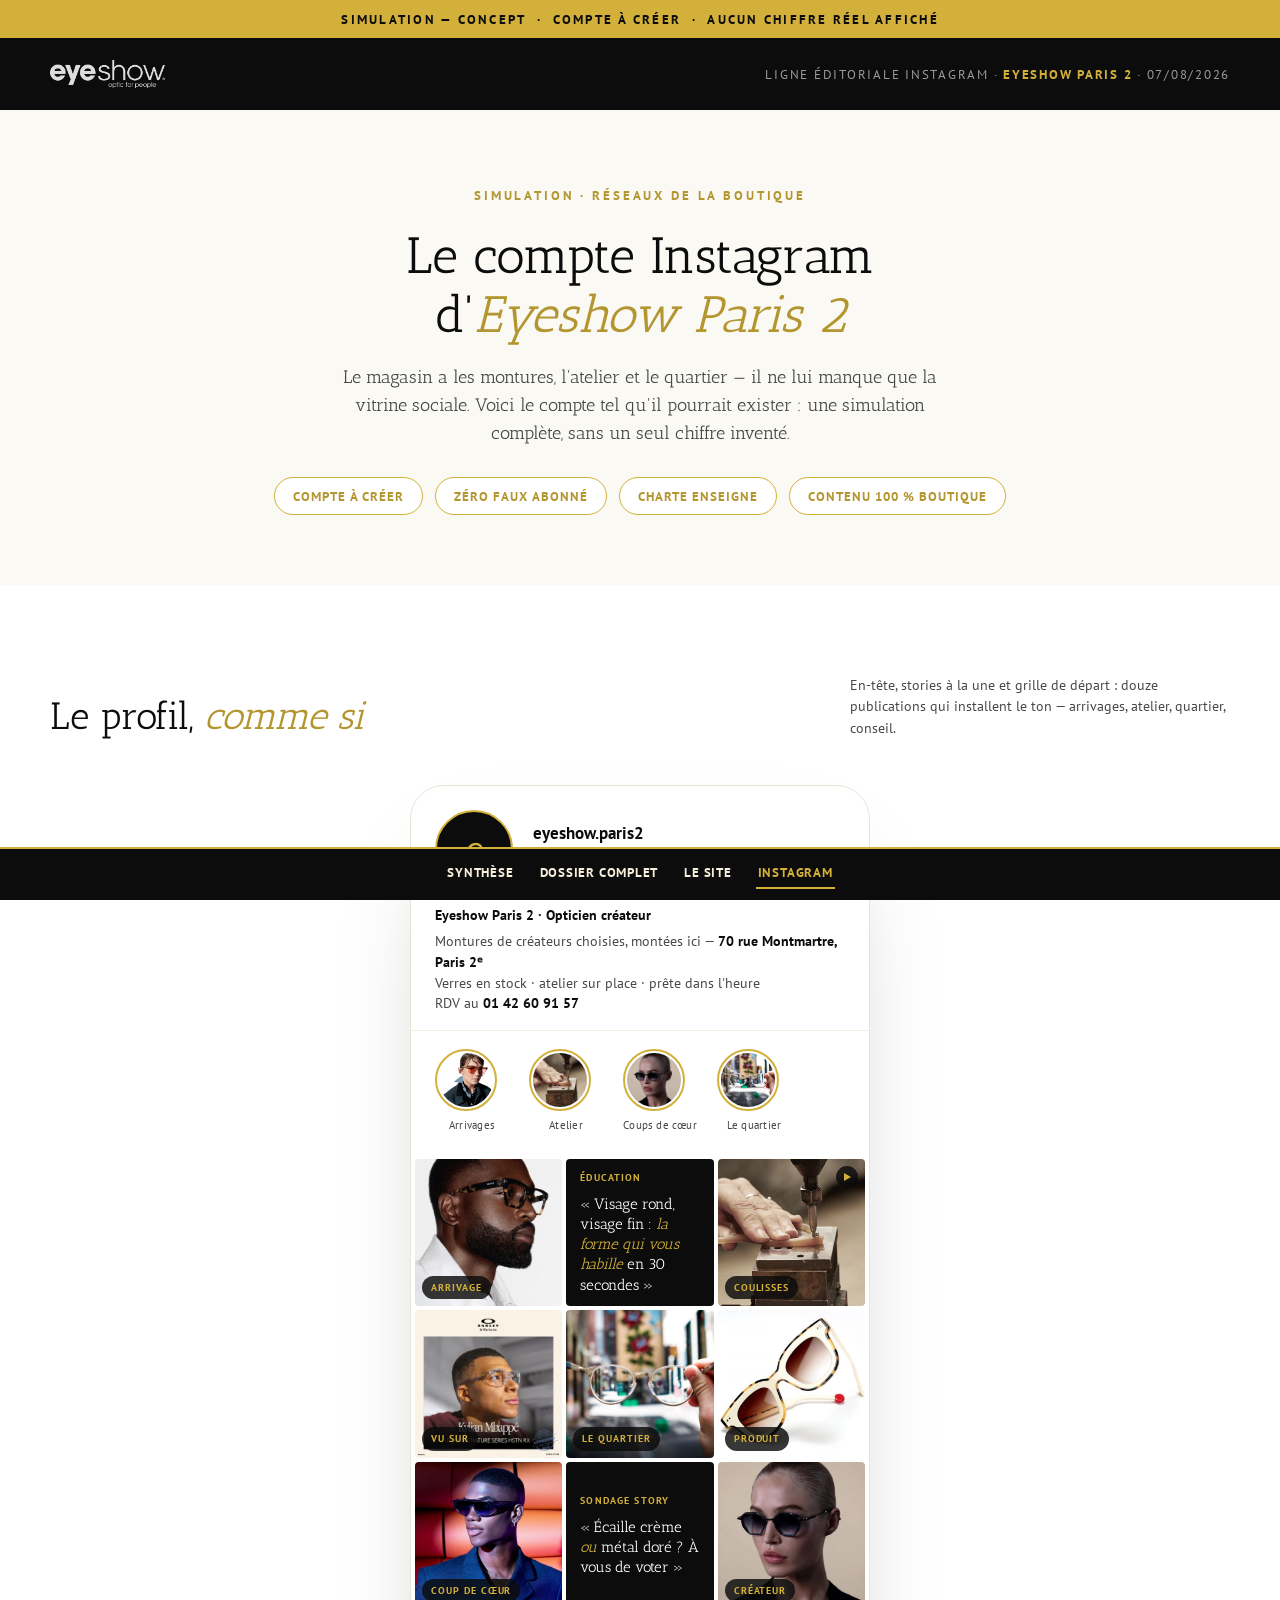
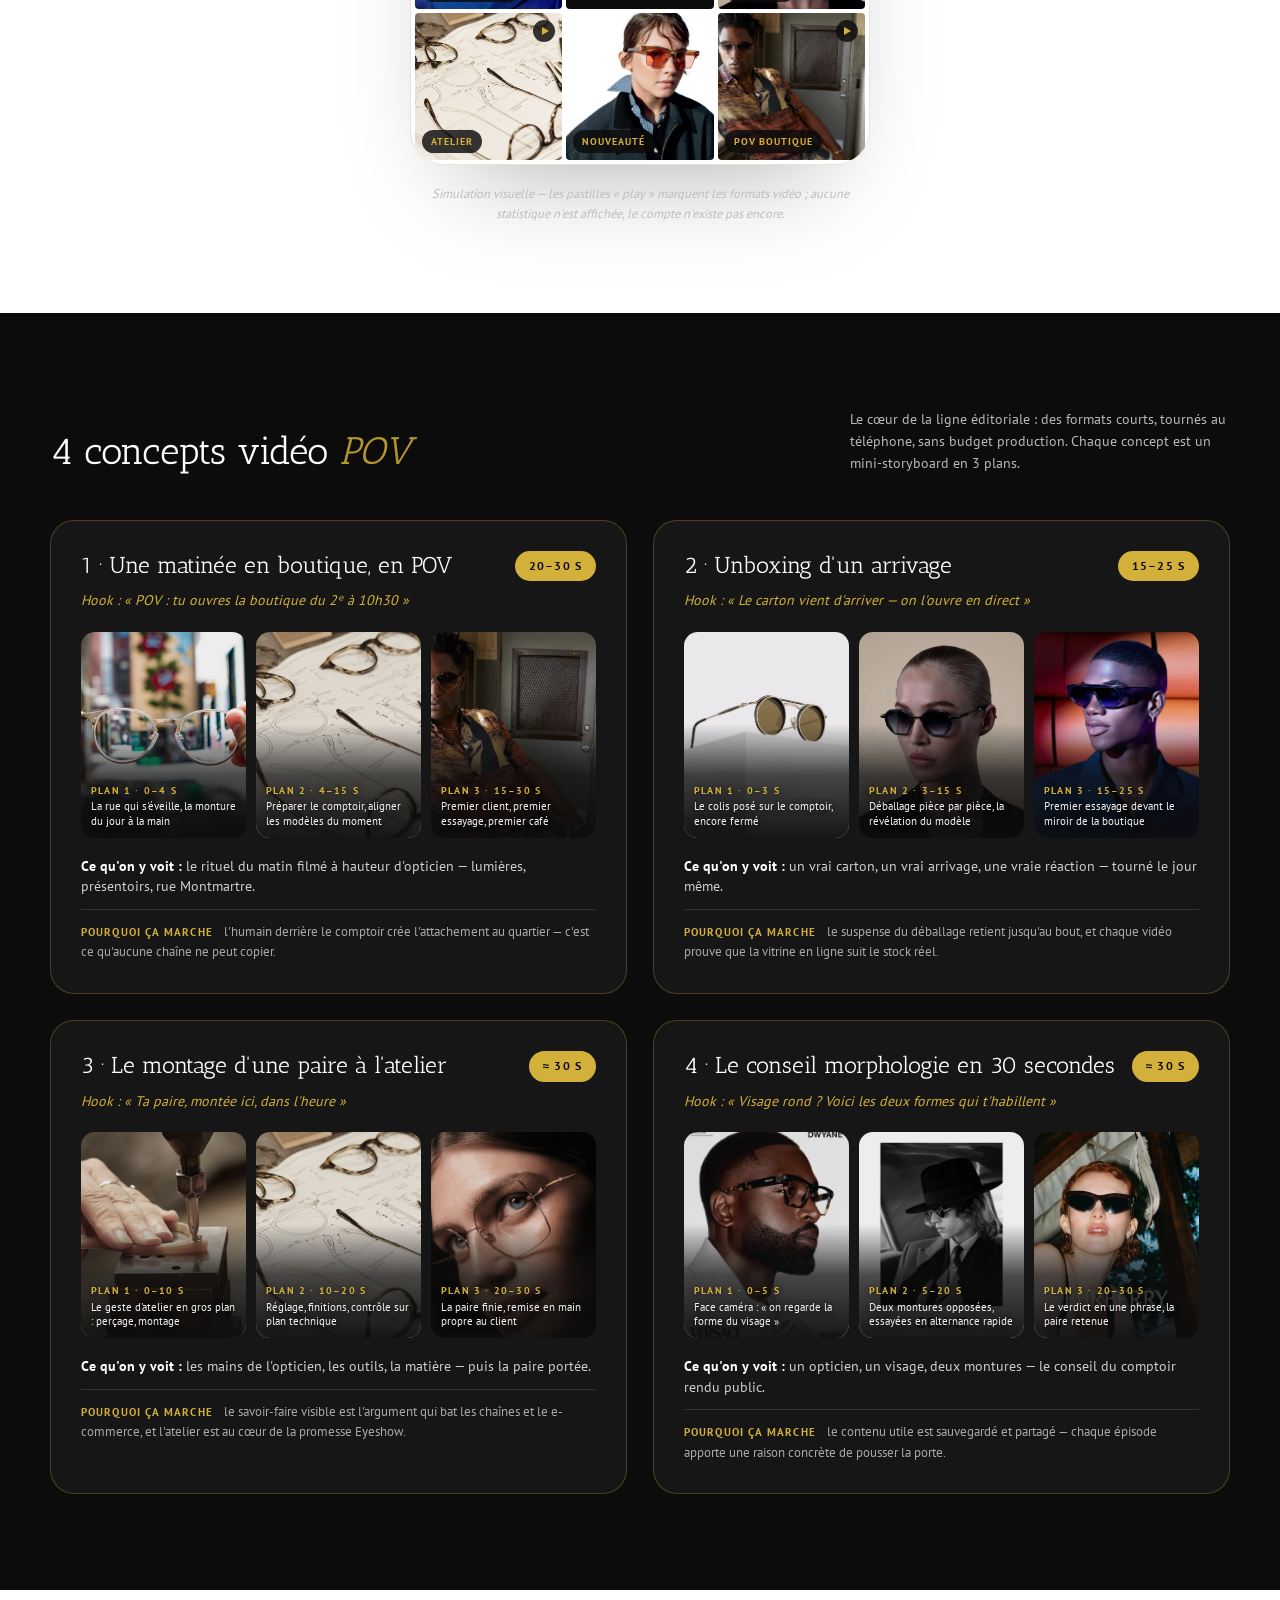
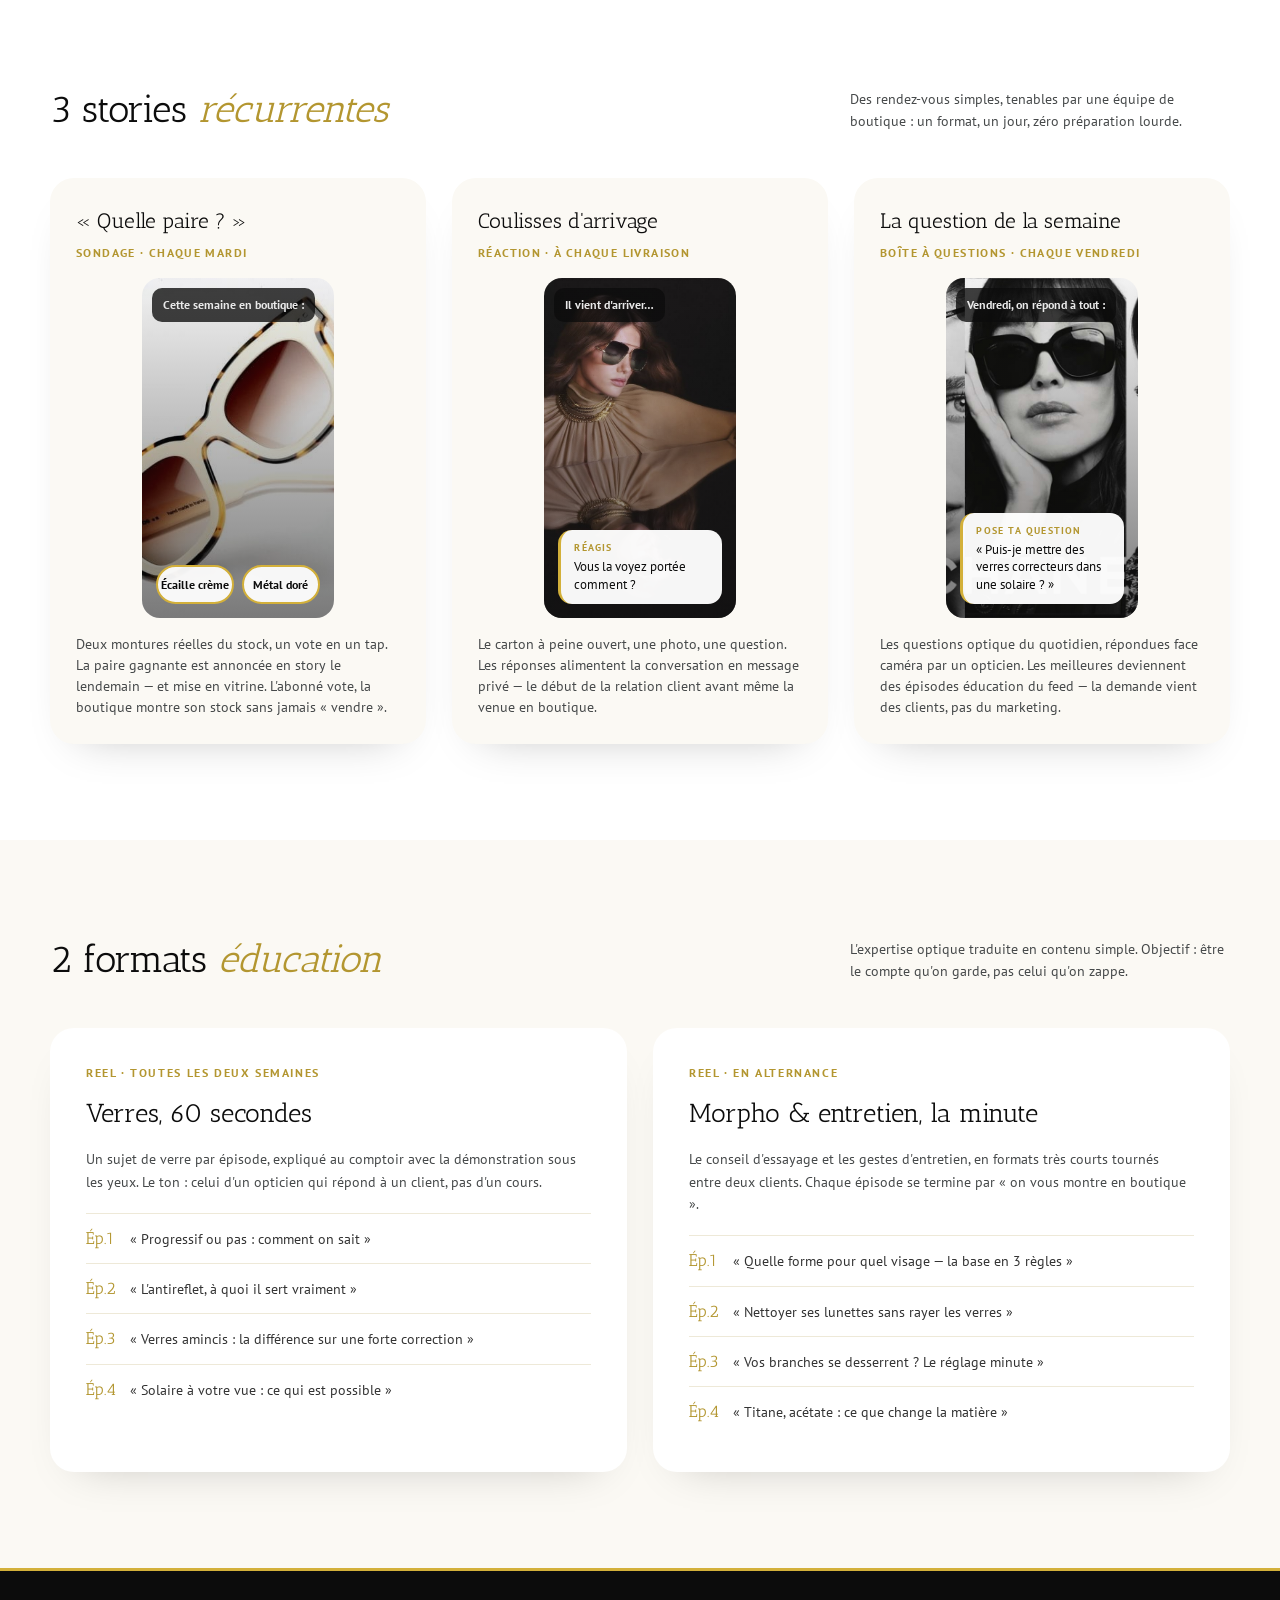
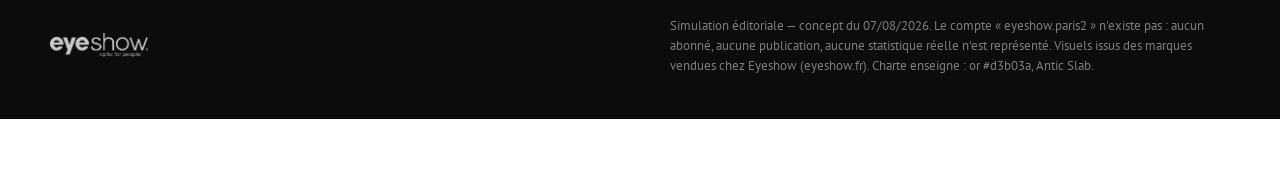
<file: instagram.html>
<!DOCTYPE html>
<html lang="fr">
<head>
<meta charset="UTF-8">
<meta name="viewport" content="width=device-width, initial-scale=1.0">
<title>Simulation Instagram — Eyeshow Paris 2 (concept)</title>
<link rel="icon" href="assets/favicon-32.jpg">
<style>
@font-face{font-family:'Antic Slab';font-style:normal;font-weight:400;font-display:swap;src:url('assets/fonts/AnticSlab-400.woff2') format('woff2');}
@font-face{font-family:'PT Sans';font-style:normal;font-weight:400;font-display:swap;src:url('assets/fonts/PTSans-400.woff2') format('woff2');}
@font-face{font-family:'PT Sans';font-style:normal;font-weight:700;font-display:swap;src:url('assets/fonts/PTSans-700.woff2') format('woff2');}
:root{
  --or:#d3b03a; --or-fonce:#b39630; --or-pale:#f6efdb;
  --encre:#333333; --noir:#0c0c0c; --gris:#46494a; --gris-clair:#bebdbd;
  --blanc:#ffffff; --creme:#fbf9f4;
  --serif:'Antic Slab',Georgia,serif; --sans:'PT Sans',Arial,sans-serif;
}
*{margin:0;padding:0;box-sizing:border-box}
body{font-family:var(--serif);color:var(--encre);background:var(--blanc);line-height:1.6;font-size:16.5px;-webkit-font-smoothing:antialiased}
img{display:block;max-width:100%}
a{text-decoration:none;color:inherit}
::selection{background:var(--or);color:var(--noir)}

/* ---------- Bandeau simulation ---------- */
.bandeau-simu{background:var(--or);color:var(--noir);font-family:var(--sans);font-weight:700;font-size:12.5px;letter-spacing:.18em;text-transform:uppercase;text-align:center;padding:9px 16px}
.bandeau-simu b{font-weight:700}

/* ---------- Header ---------- */
header{background:var(--noir);padding:22px 24px}
.header-inner{max-width:1180px;margin:0 auto;display:flex;align-items:center;justify-content:space-between;gap:20px;flex-wrap:wrap}
.header-inner img{height:28px;filter:invert(1)}
.header-inner .doc{font-family:var(--sans);font-size:12.5px;letter-spacing:.14em;text-transform:uppercase;color:#9a9a9a}
.header-inner .doc b{color:var(--or)}

/* ---------- Intro ---------- */
.intro{background:var(--creme);padding:76px 24px 70px;text-align:center}
.intro .kicker{font-family:var(--sans);font-size:13px;font-weight:700;letter-spacing:.22em;text-transform:uppercase;color:var(--or-fonce);margin-bottom:20px}
.intro h1{font-size:clamp(32px,4vw,52px);font-weight:400;color:var(--noir);line-height:1.15;max-width:820px;margin:0 auto 18px}
.intro h1 em{font-style:italic;color:var(--or-fonce)}
.intro p{max-width:640px;margin:0 auto 30px;color:var(--gris);font-size:17.5px}
.chips{display:flex;gap:12px;justify-content:center;flex-wrap:wrap}
.chip{font-family:var(--sans);font-size:12.5px;font-weight:700;letter-spacing:.08em;text-transform:uppercase;border:1.5px solid var(--or);color:var(--or-fonce);border-radius:999px;padding:8px 18px;background:var(--blanc)}

/* ---------- Profil simulé ---------- */
.profil-zone{background:var(--blanc);padding:90px 24px}
.zone-titre{max-width:1180px;margin:0 auto 46px;display:flex;justify-content:space-between;align-items:flex-end;gap:28px;flex-wrap:wrap}
.zone-titre h2{font-size:clamp(28px,3vw,40px);font-weight:400;color:var(--noir);line-height:1.2}
.zone-titre h2 em{font-style:italic;color:var(--or-fonce)}
.zone-titre .note{font-family:var(--sans);font-size:13.5px;color:var(--gris);max-width:380px}

.phone{max-width:460px;margin:0 auto;background:var(--blanc);border:1px solid #e8e4d8;border-radius:34px;box-shadow:0 50px 100px -50px rgba(12,12,12,.35);overflow:hidden}
.phone-top{padding:24px 24px 16px;border-bottom:1px solid #f0ede2}
.profil-ligne{display:flex;align-items:center;gap:20px}
.avatar{width:78px;height:78px;border-radius:50%;background:var(--noir);color:var(--or);display:flex;align-items:center;justify-content:center;font-size:38px;flex:none;border:2px solid var(--or)}
.profil-id .pseudo{font-family:var(--sans);font-weight:700;font-size:17px;color:var(--noir)}
.profil-id .statut{display:inline-block;margin-top:5px;font-family:var(--sans);font-size:11px;font-weight:700;letter-spacing:.1em;text-transform:uppercase;background:var(--or-pale);color:var(--or-fonce);border-radius:999px;padding:4px 12px}
.profil-nom{font-family:var(--sans);font-weight:700;font-size:14px;color:var(--noir);margin-top:16px}
.profil-bio{font-family:var(--sans);font-size:13.5px;color:var(--gris);margin-top:4px;line-height:1.55}
.profil-bio b{color:var(--noir)}

.highlights{display:flex;gap:20px;padding:18px 24px 6px;justify-content:flex-start}
.hl{text-align:center;width:74px;flex:none}
.hl .rond{width:62px;height:62px;border-radius:50%;overflow:hidden;border:2px solid var(--or);padding:2px;background:var(--blanc)}
.hl .rond img{width:100%;height:100%;object-fit:cover;border-radius:50%}
.hl .lbl{font-family:var(--sans);font-size:11px;color:var(--gris);margin-top:6px;letter-spacing:.02em}

.grille-ig{display:grid;grid-template-columns:repeat(3,1fr);gap:4px;padding:18px 4px 4px}
.post{position:relative;aspect-ratio:1;overflow:hidden;border-radius:4px;background:#f3f1ea}
.post img{width:100%;height:100%;object-fit:cover;transition:transform .4s}
.post:hover img{transform:scale(1.05)}
.post .cat{position:absolute;left:7px;bottom:7px;background:rgba(12,12,12,.82);color:var(--or);font-family:var(--sans);font-size:9.5px;font-weight:700;letter-spacing:.1em;text-transform:uppercase;padding:4px 9px;border-radius:999px}
.post.txt{background:var(--noir);display:flex;flex-direction:column;justify-content:center;padding:14px;gap:8px}
.post.txt .q{font-size:15px;color:var(--blanc);line-height:1.35}
.post.txt .q em{color:var(--or);font-style:italic}
.post.txt .t{font-family:var(--sans);font-size:9.5px;font-weight:700;letter-spacing:.12em;text-transform:uppercase;color:var(--or)}
.post .play{position:absolute;top:7px;right:7px;width:22px;height:22px;border-radius:50%;background:rgba(12,12,12,.82);display:flex;align-items:center;justify-content:center}
.post .play::after{content:'';border-left:7px solid var(--or);border-top:4.5px solid transparent;border-bottom:4.5px solid transparent;margin-left:2px}
.legende-simu{max-width:460px;margin:18px auto 0;text-align:center;font-family:var(--sans);font-size:12.5px;color:var(--gris-clair);font-style:italic}

/* ---------- Concepts vidéo POV ---------- */
.videos{background:var(--noir);color:var(--blanc);padding:96px 24px}
.videos .zone-titre h2{color:var(--blanc)}
.videos .zone-titre .note{color:#b9b9b9}
.concepts{max-width:1180px;margin:0 auto;display:grid;grid-template-columns:1fr 1fr;gap:26px}
.concept{background:rgba(255,255,255,.045);border:1px solid rgba(211,176,58,.28);border-radius:24px;padding:30px;transition:border .3s}
.concept:hover{border-color:rgba(211,176,58,.6)}
.concept .top{display:flex;justify-content:space-between;align-items:flex-start;gap:16px;margin-bottom:8px}
.concept h3{font-size:23px;font-weight:400;color:var(--blanc);line-height:1.25}
.concept .duree{flex:none;font-family:var(--sans);font-size:11.5px;font-weight:700;letter-spacing:.1em;text-transform:uppercase;background:var(--or);color:var(--noir);border-radius:999px;padding:6px 14px}
.concept .hook{font-family:var(--sans);font-size:14px;color:var(--or);margin-bottom:20px;font-style:italic}
.storyboard{display:grid;grid-template-columns:repeat(3,1fr);gap:10px;margin-bottom:18px}
.plan{position:relative;border-radius:14px;overflow:hidden;aspect-ratio:4/5;background:#1a1a1a}
.plan img{width:100%;height:100%;object-fit:cover;opacity:.92}
.plan .etape{position:absolute;left:0;right:0;bottom:0;padding:60px 10px 9px;background:linear-gradient(rgba(12,12,12,0) 0%,rgba(12,12,12,.72) 45%,rgba(12,12,12,.95) 100%);font-family:var(--sans);font-size:11px;line-height:1.35;color:#f0f0f0;text-shadow:0 1px 6px rgba(0,0,0,.8)}
.plan .etape b{display:block;color:var(--or);font-size:10px;letter-spacing:.12em;text-transform:uppercase;margin-bottom:2px}
.concept .voit{font-family:var(--sans);font-size:13.5px;color:#cfcfcf;margin-bottom:12px;line-height:1.5}
.concept .voit b{color:var(--blanc)}
.concept .pourquoi{font-family:var(--sans);font-size:13px;border-top:1px solid rgba(255,255,255,.12);padding-top:12px;color:#a9a9a9}
.concept .pourquoi b{color:var(--or);letter-spacing:.1em;text-transform:uppercase;font-size:11px;margin-right:8px}

/* ---------- Stories ---------- */
.stories{background:var(--blanc);padding:96px 24px}
.stories-grid{max-width:1180px;margin:0 auto;display:grid;grid-template-columns:repeat(3,1fr);gap:26px}
.story-card{background:var(--creme);border-radius:24px;padding:26px;box-shadow:0 20px 44px -30px rgba(12,12,12,.28)}
.story-card h3{font-size:21px;font-weight:400;color:var(--noir);margin-bottom:6px}
.story-card .cadence{font-family:var(--sans);font-size:11.5px;font-weight:700;letter-spacing:.12em;text-transform:uppercase;color:var(--or-fonce);margin-bottom:16px}
.story-card p{font-family:var(--sans);font-size:13.5px;color:var(--gris);margin-top:16px;line-height:1.55}
.story-mock{position:relative;border-radius:18px;overflow:hidden;aspect-ratio:9/16;max-height:340px;margin:0 auto;max-width:220px}
.story-mock img{width:100%;height:100%;object-fit:cover}
.story-mock .overlay{position:absolute;inset:0;background:linear-gradient(rgba(12,12,12,.05),rgba(12,12,12,.55));display:flex;flex-direction:column;justify-content:flex-end;padding:14px;gap:9px}
.sondage{display:flex;gap:8px}
.sondage span{flex:1;text-align:center;background:rgba(255,255,255,.94);border-radius:999px;font-family:var(--sans);font-weight:700;font-size:12px;color:var(--noir);padding:8px 0;border:2px solid var(--or)}
.question-box{background:rgba(255,255,255,.96);border-radius:14px;padding:11px 13px;font-family:var(--sans);font-size:12.5px;color:var(--noir);line-height:1.4;border-left:3px solid var(--or)}
.question-box b{display:block;font-size:10px;letter-spacing:.12em;text-transform:uppercase;color:var(--or-fonce);margin-bottom:3px}
.story-titre-ui{position:absolute;top:10px;left:10px;max-width:calc(100% - 20px);font-family:var(--sans);font-weight:700;font-size:12px;color:var(--blanc);background:rgba(12,12,12,.78);border-radius:10px;padding:7px 11px}

/* ---------- Éducation ---------- */
.education{background:var(--creme);padding:96px 24px}
.edu-grid{max-width:1180px;margin:0 auto;display:grid;grid-template-columns:1fr 1fr;gap:26px}
.edu-card{background:var(--blanc);border-radius:24px;padding:36px;box-shadow:0 20px 44px -30px rgba(12,12,12,.25)}
.edu-card .format{font-family:var(--sans);font-size:11.5px;font-weight:700;letter-spacing:.14em;text-transform:uppercase;color:var(--or-fonce);margin-bottom:10px}
.edu-card h3{font-size:26px;font-weight:400;color:var(--noir);margin-bottom:14px}
.edu-card p{font-family:var(--sans);font-size:14px;color:var(--gris);margin-bottom:20px;line-height:1.6}
.episodes{display:flex;flex-direction:column;gap:0}
.episode{display:flex;gap:14px;align-items:baseline;padding:11px 0;border-top:1px solid #eee9d8;font-family:var(--sans);font-size:13.5px;color:var(--encre)}
.episode .n{font-family:var(--serif);color:var(--or-fonce);font-size:17px;min-width:30px}

/* ---------- Footer ---------- */
footer{background:var(--noir);color:#a9a9a9;border-top:3px solid var(--or);padding:44px 24px;font-family:var(--sans);font-size:13px}
.footer-inner{max-width:1180px;margin:0 auto;display:flex;justify-content:space-between;gap:24px;flex-wrap:wrap;align-items:center}
footer img{height:24px;filter:invert(1);opacity:.9}
footer .mention{color:#7d7d7d;font-size:12.5px;max-width:560px;line-height:1.6}

@media (max-width:1020px){
  .concepts{grid-template-columns:1fr}
  .stories-grid{grid-template-columns:1fr;max-width:520px}
  .edu-grid{grid-template-columns:1fr}
}
@media (max-width:640px){
  .intro{padding:56px 18px}
  .profil-zone,.videos,.stories,.education{padding:64px 16px}
  .storyboard{gap:7px}
  .plan .etape{font-size:10px}
}

/* ---------- Barre de navigation dossier (retour + circulation entre maquettes) ---------- */
.nav-dossier{position:fixed;left:0;right:0;bottom:0;z-index:9999;background:#0c0c0c;border-top:2px solid #d3b03a;
  font-family:'PT Sans',Arial,sans-serif;font-size:13px;letter-spacing:.06em;
  display:flex;flex-wrap:wrap;justify-content:center;align-items:center;gap:4px 22px;padding:11px 14px}
.nav-dossier a{color:#f6efdb;text-transform:uppercase;font-weight:700;padding:3px 2px;border-bottom:2px solid transparent;transition:color .15s}
.nav-dossier a:hover{color:#d3b03a}
.nav-dossier a[aria-current="page"]{color:#d3b03a;border-bottom-color:#d3b03a}
body{padding-bottom:62px}
@media(max-width:520px){.nav-dossier{font-size:11.5px;gap:3px 14px;padding:9px 10px}body{padding-bottom:72px}}
@media print{.nav-dossier{display:none}body{padding-bottom:0}}
</style>
</head>
<body>

<div class="bandeau-simu">Simulation — concept &nbsp;·&nbsp; compte à créer &nbsp;·&nbsp; aucun chiffre réel affiché</div>

<header>
  <div class="header-inner">
    <img src="assets/logo-eyeshow-noir.png" alt="Eyeshow — optic for people">
    <span class="doc">Ligne éditoriale Instagram · <b>Eyeshow Paris 2</b> · 07/08/2026</span>
  </div>
</header>

<!-- Intro -->
<section class="intro">
  <div class="kicker">Simulation · réseaux de la boutique</div>
  <h1>Le compte Instagram<br>d'<em>Eyeshow Paris 2</em></h1>
  <p>Le magasin a les montures, l'atelier et le quartier — il ne lui manque que la vitrine sociale. Voici le compte tel qu'il pourrait exister : une simulation complète, sans un seul chiffre inventé.</p>
  <div class="chips">
    <span class="chip">Compte à créer</span>
    <span class="chip">Zéro faux abonné</span>
    <span class="chip">Charte enseigne</span>
    <span class="chip">Contenu 100 % boutique</span>
  </div>
</section>

<!-- Profil simulé -->
<section class="profil-zone">
  <div class="zone-titre">
    <h2>Le profil, <em>comme si</em></h2>
    <p class="note">En-tête, stories à la une et grille de départ : douze publications qui installent le ton — arrivages, atelier, quartier, conseil.</p>
  </div>

  <div class="phone">
    <div class="phone-top">
      <div class="profil-ligne">
        <div class="avatar">e</div>
        <div class="profil-id">
          <div class="pseudo">eyeshow.paris2</div>
          <span class="statut">Simulation — compte à créer</span>
        </div>
      </div>
      <div class="profil-nom">Eyeshow Paris 2 · Opticien créateur</div>
      <div class="profil-bio">
        Montures de créateurs choisies, montées ici — <b>70 rue Montmartre, Paris 2ᵉ</b><br>
        Verres en stock · atelier sur place · prête dans l'heure<br>
        RDV au <b>01 42 60 91 57</b>
      </div>
    </div>

    <div class="highlights">
      <div class="hl"><div class="rond"><img src="assets/marque-miumiu.jpg" alt="À la une Arrivages"></div><div class="lbl">Arrivages</div></div>
      <div class="hl"><div class="rond"><img src="assets/atelier-2.jpg" alt="À la une Atelier"></div><div class="lbl">Atelier</div></div>
      <div class="hl"><div class="rond"><img src="assets/marque-john-dalia.webp" alt="À la une Coups de cœur"></div><div class="lbl">Coups de cœur</div></div>
      <div class="hl"><div class="rond"><img src="assets/hero-boutique-3.jpeg" alt="À la une Le quartier"></div><div class="lbl">Le quartier</div></div>
    </div>

    <div class="grille-ig">
      <div class="post"><img src="assets/marque-versace.jpg" alt="Post arrivage Versace"><span class="cat">Arrivage</span></div>
      <div class="post txt"><span class="t">Éducation</span><span class="q">« Visage rond, visage fin : <em>la forme qui vous habille</em> en 30 secondes »</span></div>
      <div class="post"><img src="assets/atelier-2.jpg" alt="Post coulisses atelier"><span class="cat">Coulisses</span><span class="play"></span></div>
      <div class="post"><img src="assets/marque-oakley-mbappe.jpg" alt="Post Oakley HSTN RX"><span class="cat">Vu sur</span></div>
      <div class="post"><img src="assets/hero-boutique-3.jpeg" alt="Post quartier Montmartre"><span class="cat">Le quartier</span></div>
      <div class="post"><img src="assets/marque-sabinebe.jpeg" alt="Post Sabine Be"><span class="cat">Produit</span></div>
      <div class="post"><img src="assets/marque-thierry-lasry.jpeg" alt="Post coup de cœur Thierry Lasry"><span class="cat">Coup de cœur</span></div>
      <div class="post txt"><span class="t">Sondage story</span><span class="q">« Écaille crème <em>ou</em> métal doré ? À vous de voter »</span></div>
      <div class="post"><img src="assets/marque-john-dalia.webp" alt="Post John Dalia créateur parisien"><span class="cat">Créateur</span></div>
      <div class="post"><img src="assets/atelier-1.jpg" alt="Post atelier montage"><span class="cat">Atelier</span><span class="play"></span></div>
      <div class="post"><img src="assets/marque-miumiu.jpg" alt="Post nouveauté Miu Miu"><span class="cat">Nouveauté</span></div>
      <div class="post"><img src="assets/hero-boutique-1.jpeg" alt="Post POV boutique"><span class="cat">POV boutique</span><span class="play"></span></div>
    </div>
  </div>
  <p class="legende-simu">Simulation visuelle — les pastilles « play » marquent les formats vidéo ; aucune statistique n'est affichée, le compte n'existe pas encore.</p>
</section>

<!-- Concepts vidéo POV -->
<section class="videos">
  <div class="zone-titre" style="max-width:1180px;margin:0 auto 46px">
    <h2>4 concepts vidéo <em>POV</em></h2>
    <p class="note">Le cœur de la ligne éditoriale : des formats courts, tournés au téléphone, sans budget production. Chaque concept est un mini-storyboard en 3 plans.</p>
  </div>
  <div class="concepts">

    <article class="concept">
      <div class="top"><h3>1 · Une matinée en boutique, en POV</h3><span class="duree">20–30 s</span></div>
      <p class="hook">Hook : « POV : tu ouvres la boutique du 2ᵉ à 10h30 »</p>
      <div class="storyboard">
        <div class="plan"><img src="assets/hero-boutique-3.jpeg" alt="Plan 1 — la rue"><div class="etape"><b>Plan 1 · 0–4 s</b>La rue qui s'éveille, la monture du jour à la main</div></div>
        <div class="plan"><img src="assets/atelier-1.jpg" alt="Plan 2 — le comptoir"><div class="etape"><b>Plan 2 · 4–15 s</b>Préparer le comptoir, aligner les modèles du moment</div></div>
        <div class="plan"><img src="assets/hero-boutique-1.jpeg" alt="Plan 3 — premier essayage"><div class="etape"><b>Plan 3 · 15–30 s</b>Premier client, premier essayage, premier café</div></div>
      </div>
      <p class="voit"><b>Ce qu'on y voit :</b> le rituel du matin filmé à hauteur d'opticien — lumières, présentoirs, rue Montmartre.</p>
      <p class="pourquoi"><b>Pourquoi ça marche</b> l'humain derrière le comptoir crée l'attachement au quartier — c'est ce qu'aucune chaîne ne peut copier.</p>
    </article>

    <article class="concept">
      <div class="top"><h3>2 · Unboxing d'un arrivage</h3><span class="duree">15–25 s</span></div>
      <p class="hook">Hook : « Le carton vient d'arriver — on l'ouvre en direct »</p>
      <div class="storyboard">
        <div class="plan"><img src="assets/marque-matsuda.png" alt="Plan 1 — le colis"><div class="etape"><b>Plan 1 · 0–3 s</b>Le colis posé sur le comptoir, encore fermé</div></div>
        <div class="plan"><img src="assets/marque-john-dalia.webp" alt="Plan 2 — la révélation"><div class="etape"><b>Plan 2 · 3–15 s</b>Déballage pièce par pièce, la révélation du modèle</div></div>
        <div class="plan"><img src="assets/marque-thierry-lasry.jpeg" alt="Plan 3 — l'essayage"><div class="etape"><b>Plan 3 · 15–25 s</b>Premier essayage devant le miroir de la boutique</div></div>
      </div>
      <p class="voit"><b>Ce qu'on y voit :</b> un vrai carton, un vrai arrivage, une vraie réaction — tourné le jour même.</p>
      <p class="pourquoi"><b>Pourquoi ça marche</b> le suspense du déballage retient jusqu'au bout, et chaque vidéo prouve que la vitrine en ligne suit le stock réel.</p>
    </article>

    <article class="concept">
      <div class="top"><h3>3 · Le montage d'une paire à l'atelier</h3><span class="duree">≈ 30 s</span></div>
      <p class="hook">Hook : « Ta paire, montée ici, dans l'heure »</p>
      <div class="storyboard">
        <div class="plan"><img src="assets/atelier-2.jpg" alt="Plan 1 — le geste"><div class="etape"><b>Plan 1 · 0–10 s</b>Le geste d'atelier en gros plan : perçage, montage</div></div>
        <div class="plan"><img src="assets/atelier-1.jpg" alt="Plan 2 — la précision"><div class="etape"><b>Plan 2 · 10–20 s</b>Réglage, finitions, contrôle sur plan technique</div></div>
        <div class="plan"><img src="assets/marque-lindberg.png" alt="Plan 3 — le résultat"><div class="etape"><b>Plan 3 · 20–30 s</b>La paire finie, remise en main propre au client</div></div>
      </div>
      <p class="voit"><b>Ce qu'on y voit :</b> les mains de l'opticien, les outils, la matière — puis la paire portée.</p>
      <p class="pourquoi"><b>Pourquoi ça marche</b> le savoir-faire visible est l'argument qui bat les chaînes et le e-commerce, et l'atelier est au cœur de la promesse Eyeshow.</p>
    </article>

    <article class="concept">
      <div class="top"><h3>4 · Le conseil morphologie en 30 secondes</h3><span class="duree">≈ 30 s</span></div>
      <p class="hook">Hook : « Visage rond ? Voici les deux formes qui t'habillent »</p>
      <div class="storyboard">
        <div class="plan"><img src="assets/marque-versace.jpg" alt="Plan 1 — le visage"><div class="etape"><b>Plan 1 · 0–5 s</b>Face caméra : « on regarde la forme du visage »</div></div>
        <div class="plan"><img src="assets/marque-celine.jpg" alt="Plan 2 — le choix"><div class="etape"><b>Plan 2 · 5–20 s</b>Deux montures opposées, essayées en alternance rapide</div></div>
        <div class="plan"><img src="assets/marque-burberry.jpg" alt="Plan 3 — le verdict"><div class="etape"><b>Plan 3 · 20–30 s</b>Le verdict en une phrase, la paire retenue</div></div>
      </div>
      <p class="voit"><b>Ce qu'on y voit :</b> un opticien, un visage, deux montures — le conseil du comptoir rendu public.</p>
      <p class="pourquoi"><b>Pourquoi ça marche</b> le contenu utile est sauvegardé et partagé — chaque épisode apporte une raison concrète de pousser la porte.</p>
    </article>

  </div>
</section>

<!-- Stories récurrentes -->
<section class="stories">
  <div class="zone-titre" style="max-width:1180px;margin:0 auto 46px">
    <h2>3 stories <em>récurrentes</em></h2>
    <p class="note">Des rendez-vous simples, tenables par une équipe de boutique : un format, un jour, zéro préparation lourde.</p>
  </div>
  <div class="stories-grid">

    <article class="story-card">
      <h3>« Quelle paire ? »</h3>
      <div class="cadence">Sondage · chaque mardi</div>
      <div class="story-mock">
        <img src="assets/marque-sabinebe.jpeg" alt="Story sondage — monture A">
        <div class="story-titre-ui">Cette semaine en boutique :</div>
        <div class="overlay">
          <div class="sondage"><span>Écaille crème</span><span>Métal doré</span></div>
        </div>
      </div>
      <p>Deux montures réelles du stock, un vote en un tap. La paire gagnante est annoncée en story le lendemain — et mise en vitrine. L'abonné vote, la boutique montre son stock sans jamais « vendre ».</p>
    </article>

    <article class="story-card">
      <h3>Coulisses d'arrivage</h3>
      <div class="cadence">Réaction · à chaque livraison</div>
      <div class="story-mock">
        <img src="assets/marque-chloe.jpg" alt="Story coulisses arrivage">
        <div class="story-titre-ui">Il vient d'arriver…</div>
        <div class="overlay">
          <div class="question-box"><b>Réagis</b>Vous la voyez portée comment ?</div>
        </div>
      </div>
      <p>Le carton à peine ouvert, une photo, une question. Les réponses alimentent la conversation en message privé — le début de la relation client avant même la venue en boutique.</p>
    </article>

    <article class="story-card">
      <h3>La question de la semaine</h3>
      <div class="cadence">Boîte à questions · chaque vendredi</div>
      <div class="story-mock">
        <img src="assets/hero-boutique-2.jpeg" alt="Story question de la semaine">
        <div class="story-titre-ui">Vendredi, on répond à tout :</div>
        <div class="overlay">
          <div class="question-box"><b>Pose ta question</b>« Puis-je mettre des verres correcteurs dans une solaire ? »</div>
        </div>
      </div>
      <p>Les questions optique du quotidien, répondues face caméra par un opticien. Les meilleures deviennent des épisodes éducation du feed — la demande vient des clients, pas du marketing.</p>
    </article>

  </div>
</section>

<!-- Formats éducation -->
<section class="education">
  <div class="zone-titre" style="max-width:1180px;margin:0 auto 46px">
    <h2>2 formats <em>éducation</em></h2>
    <p class="note">L'expertise optique traduite en contenu simple. Objectif : être le compte qu'on garde, pas celui qu'on zappe.</p>
  </div>
  <div class="edu-grid">

    <article class="edu-card">
      <div class="format">Reel · toutes les deux semaines</div>
      <h3>Verres, 60 secondes</h3>
      <p>Un sujet de verre par épisode, expliqué au comptoir avec la démonstration sous les yeux. Le ton : celui d'un opticien qui répond à un client, pas d'un cours.</p>
      <div class="episodes">
        <div class="episode"><span class="n">Ép.1</span><span>« Progressif ou pas : comment on sait »</span></div>
        <div class="episode"><span class="n">Ép.2</span><span>« L'antireflet, à quoi il sert vraiment »</span></div>
        <div class="episode"><span class="n">Ép.3</span><span>« Verres amincis : la différence sur une forte correction »</span></div>
        <div class="episode"><span class="n">Ép.4</span><span>« Solaire à votre vue : ce qui est possible »</span></div>
      </div>
    </article>

    <article class="edu-card">
      <div class="format">Reel · en alternance</div>
      <h3>Morpho &amp; entretien, la minute</h3>
      <p>Le conseil d'essayage et les gestes d'entretien, en formats très courts tournés entre deux clients. Chaque épisode se termine par « on vous montre en boutique ».</p>
      <div class="episodes">
        <div class="episode"><span class="n">Ép.1</span><span>« Quelle forme pour quel visage — la base en 3 règles »</span></div>
        <div class="episode"><span class="n">Ép.2</span><span>« Nettoyer ses lunettes sans rayer les verres »</span></div>
        <div class="episode"><span class="n">Ép.3</span><span>« Vos branches se desserrent ? Le réglage minute »</span></div>
        <div class="episode"><span class="n">Ép.4</span><span>« Titane, acétate : ce que change la matière »</span></div>
      </div>
    </article>

  </div>
</section>

<footer>
  <div class="footer-inner">
    <img src="assets/logo-eyeshow-noir.png" alt="Eyeshow">
    <p class="mention">Simulation éditoriale — concept du 07/08/2026. Le compte « eyeshow.paris2 » n'existe pas : aucun abonné, aucune publication, aucune statistique réelle n'est représenté. Visuels issus des marques vendues chez Eyeshow (eyeshow.fr). Charte enseigne : or #d3b03a, Antic Slab.</p>
  </div>
</footer>

<nav class="nav-dossier" aria-label="Navigation du dossier direction">
  <a href="synthese.html">Synthèse</a>
  <a href="dossier.html">Dossier complet</a>
  <a href="index.html">Le site</a>
  <a href="instagram.html" aria-current="page">Instagram</a>
</nav>

</body>
</html>
</file>
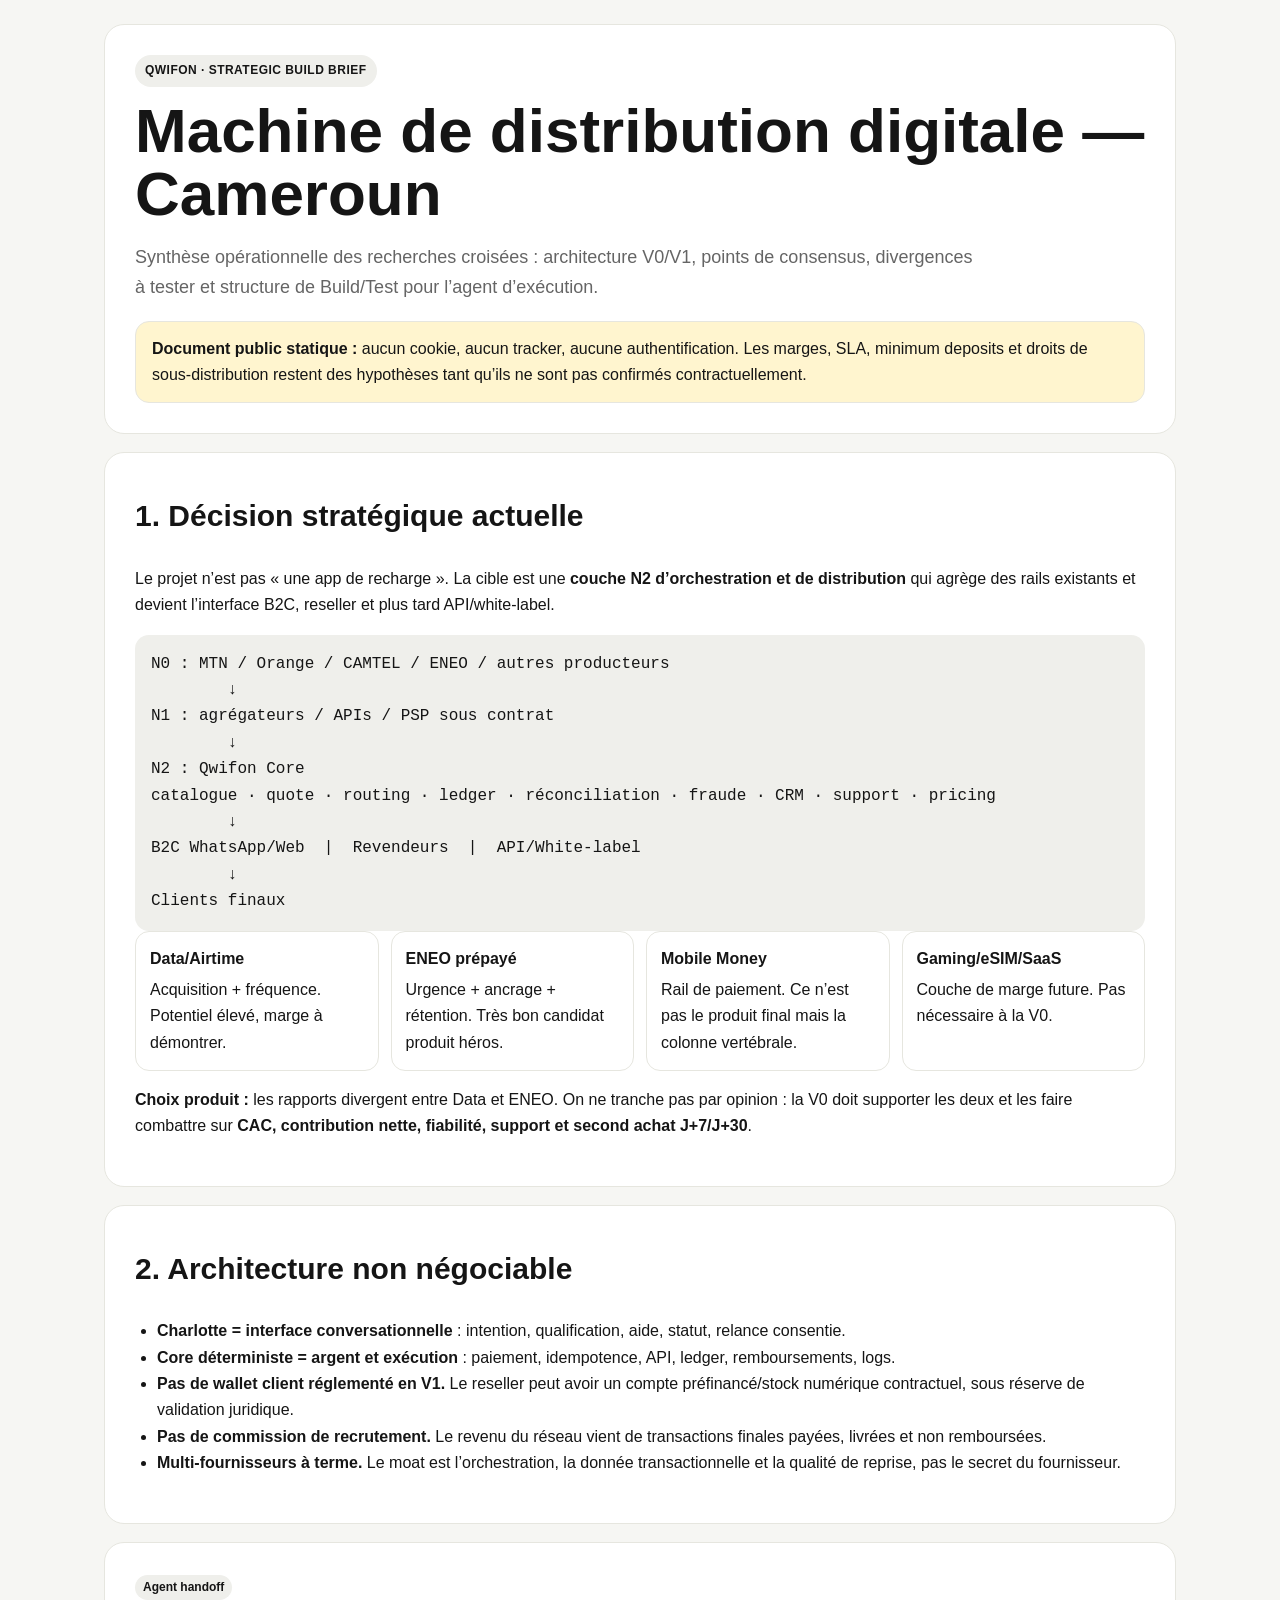
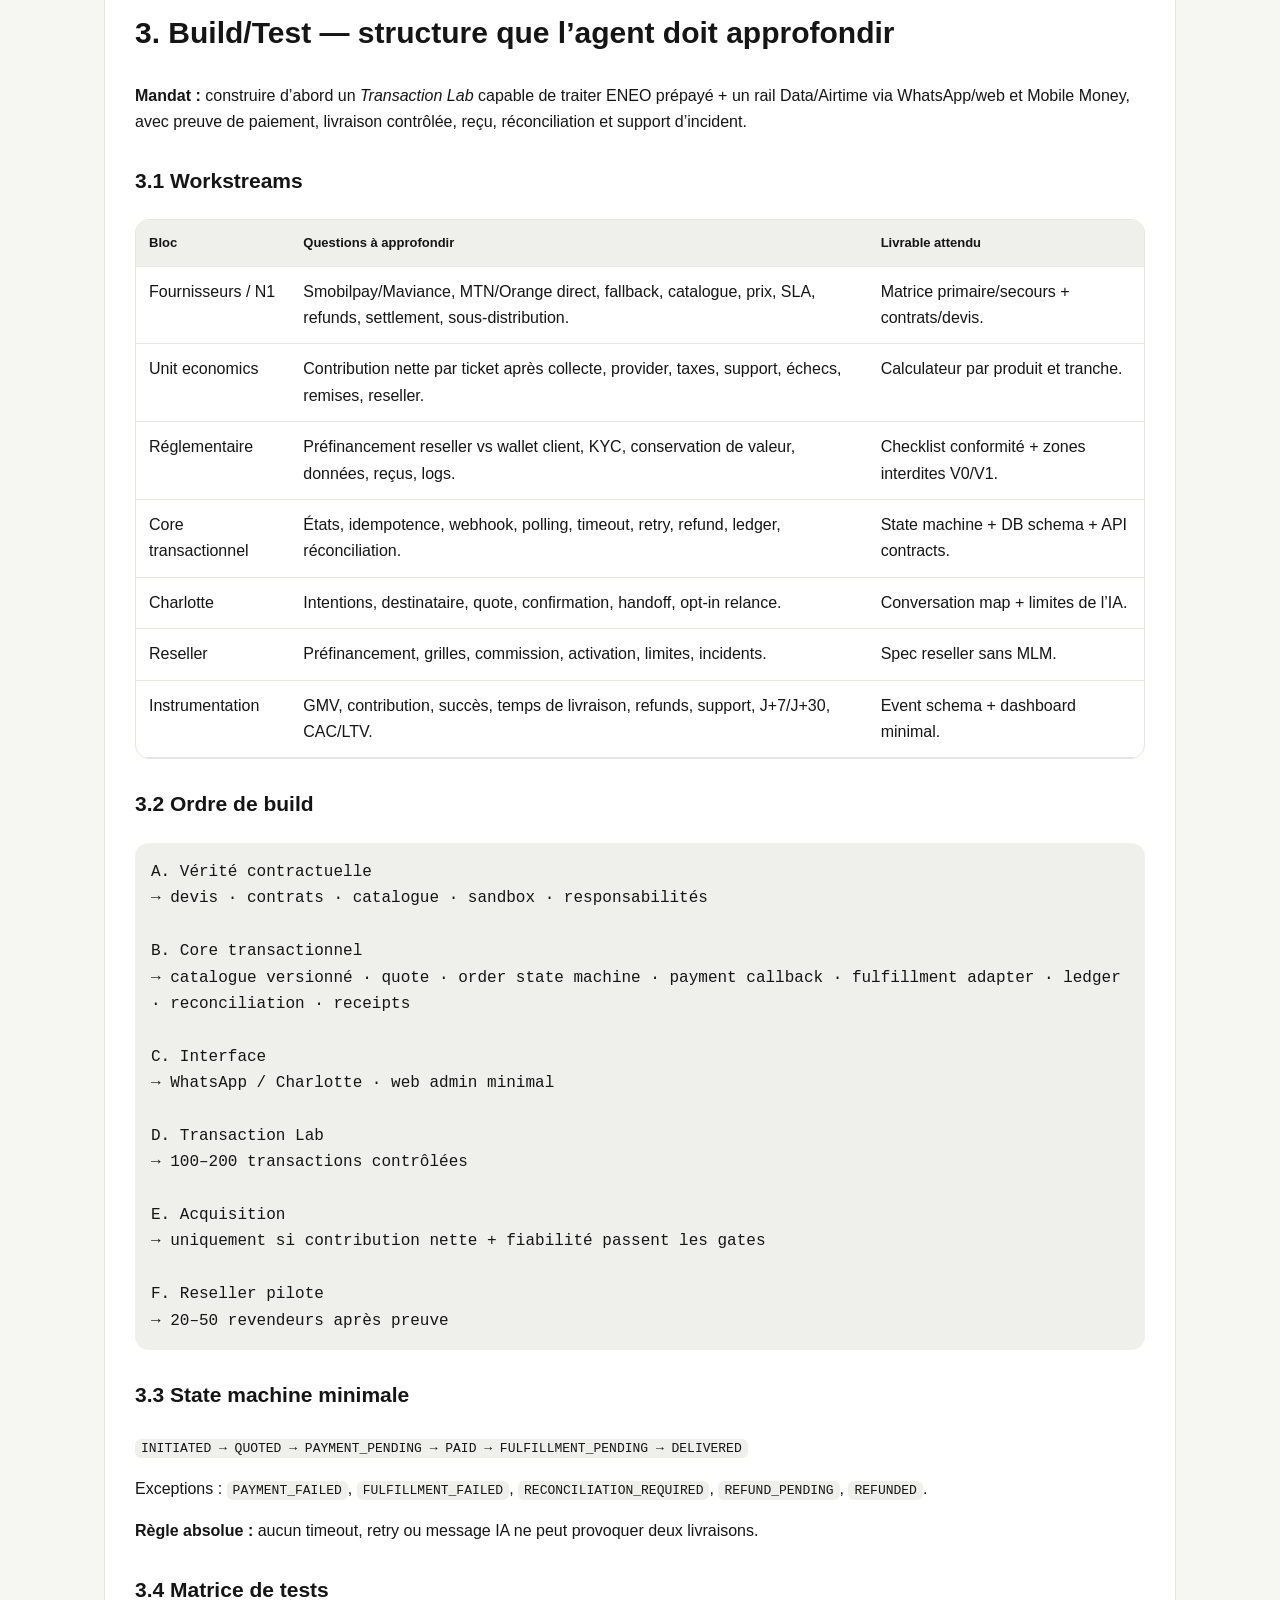
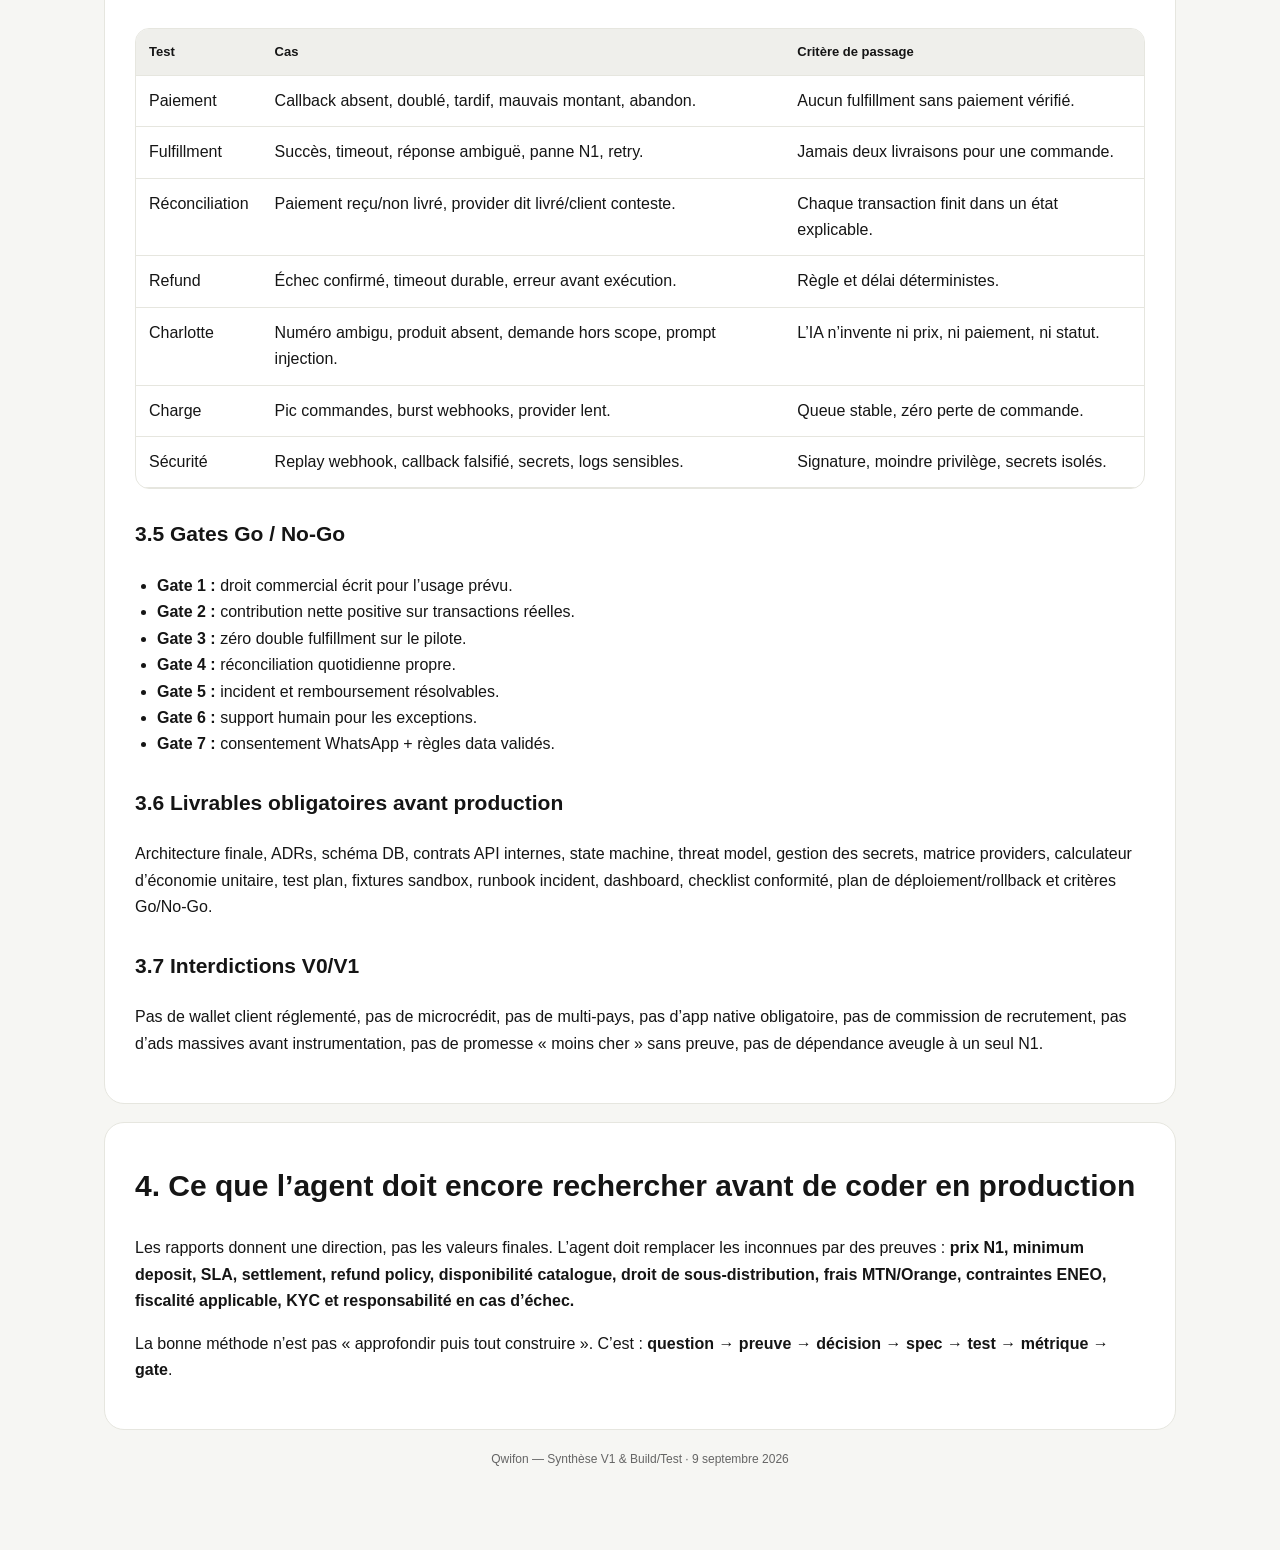
<file: qwifon-strategie-v1.html>
<!doctype html>
<html lang="fr">
<head>
<meta charset="utf-8">
<meta name="viewport" content="width=device-width,initial-scale=1">
<meta name="color-scheme" content="light dark">
<title>Qwifon — Stratégie V1 & Build/Test</title>
<style>
:root{--bg:#f6f6f3;--paper:#fff;--text:#151515;--muted:#656565;--line:#e6e6df;--soft:#efefeb;--accent:#111;--warn:#fff5cf} @media(prefers-color-scheme:dark){:root{--bg:#101010;--paper:#171717;--text:#f2f2ef;--muted:#aaa;--line:#333;--soft:#222;--accent:#fff;--warn:#312a12}} *{box-sizing:border-box} body{margin:0;background:var(--bg);color:var(--text);font-family:Inter,ui-sans-serif,-apple-system,BlinkMacSystemFont,"Segoe UI",Arial,sans-serif;line-height:1.65}.wrap{max-width:1100px;margin:auto;padding:24px 14px 80px}.hero,.card{background:var(--paper);border:1px solid var(--line);border-radius:20px;padding:30px;margin-bottom:18px}.badge{display:inline-block;padding:6px 10px;border-radius:999px;background:var(--soft);font-weight:700;font-size:12px;letter-spacing:.04em;text-transform:uppercase}.hero h1{font-size:clamp(34px,6vw,62px);line-height:1.02;margin:12px 0}.hero p{max-width:850px;color:var(--muted);font-size:18px}.note{background:var(--warn);border:1px solid var(--line);border-radius:14px;padding:14px 16px;margin-top:18px}h2{font-size:30px;margin-top:8px}h3{font-size:21px;margin-top:28px}code{background:var(--soft);padding:2px 6px;border-radius:6px}.grid{display:grid;grid-template-columns:repeat(auto-fit,minmax(230px,1fr));gap:12px}.mini{border:1px solid var(--line);border-radius:14px;padding:14px;background:var(--paper)}.mini strong{display:block;margin-bottom:5px}.flow{font-family:ui-monospace,SFMono-Regular,Menlo,monospace;white-space:pre-wrap;background:var(--soft);padding:16px;border-radius:14px;overflow:auto}.table{overflow:auto;border:1px solid var(--line);border-radius:14px}table{border-collapse:collapse;width:100%;min-width:760px}th,td{padding:12px 13px;border-bottom:1px solid var(--line);vertical-align:top;text-align:left}th{background:var(--soft);font-size:13px}.pill{display:inline-block;padding:3px 8px;border-radius:999px;background:var(--soft);font-size:12px;font-weight:700}ul{padding-left:22px}a{color:inherit}footer{text-align:center;color:var(--muted);font-size:12px;margin-top:20px}@media(max-width:700px){.hero,.card{padding:20px;border-radius:15px}.wrap{padding:10px 8px 50px}h2{font-size:25px}}
</style>
</head>
<body><div class="wrap">
<section class="hero">
<span class="badge">Qwifon · Strategic Build Brief</span>
<h1>Machine de distribution digitale — Cameroun</h1>
<p>Synthèse opérationnelle des recherches croisées : architecture V0/V1, points de consensus, divergences à tester et structure de Build/Test pour l’agent d’exécution.</p>
<div class="note"><strong>Document public statique :</strong> aucun cookie, aucun tracker, aucune authentification. Les marges, SLA, minimum deposits et droits de sous-distribution restent des hypothèses tant qu’ils ne sont pas confirmés contractuellement.</div>
</section>

<section class="card">
<h2>1. Décision stratégique actuelle</h2>
<p>Le projet n’est pas « une app de recharge ». La cible est une <strong>couche N2 d’orchestration et de distribution</strong> qui agrège des rails existants et devient l’interface B2C, reseller et plus tard API/white-label.</p>
<div class="flow">N0 : MTN / Orange / CAMTEL / ENEO / autres producteurs
        ↓
N1 : agrégateurs / APIs / PSP sous contrat
        ↓
N2 : Qwifon Core
catalogue · quote · routing · ledger · réconciliation · fraude · CRM · support · pricing
        ↓
B2C WhatsApp/Web  |  Revendeurs  |  API/White-label
        ↓
Clients finaux</div>
<div class="grid">
<div class="mini"><strong>Data/Airtime</strong>Acquisition + fréquence. Potentiel élevé, marge à démontrer.</div>
<div class="mini"><strong>ENEO prépayé</strong>Urgence + ancrage + rétention. Très bon candidat produit héros.</div>
<div class="mini"><strong>Mobile Money</strong>Rail de paiement. Ce n’est pas le produit final mais la colonne vertébrale.</div>
<div class="mini"><strong>Gaming/eSIM/SaaS</strong>Couche de marge future. Pas nécessaire à la V0.</div>
</div>
<p><strong>Choix produit :</strong> les rapports divergent entre Data et ENEO. On ne tranche pas par opinion : la V0 doit supporter les deux et les faire combattre sur <strong>CAC, contribution nette, fiabilité, support et second achat J+7/J+30</strong>.</p>
</section>

<section class="card">
<h2>2. Architecture non négociable</h2>
<ul>
<li><strong>Charlotte = interface conversationnelle</strong> : intention, qualification, aide, statut, relance consentie.</li>
<li><strong>Core déterministe = argent et exécution</strong> : paiement, idempotence, API, ledger, remboursements, logs.</li>
<li><strong>Pas de wallet client réglementé en V1.</strong> Le reseller peut avoir un compte préfinancé/stock numérique contractuel, sous réserve de validation juridique.</li>
<li><strong>Pas de commission de recrutement.</strong> Le revenu du réseau vient de transactions finales payées, livrées et non remboursées.</li>
<li><strong>Multi-fournisseurs à terme.</strong> Le moat est l’orchestration, la donnée transactionnelle et la qualité de reprise, pas le secret du fournisseur.</li>
</ul>
</section>

<section class="card" id="build-test">
<span class="pill">Agent handoff</span>
<h2>3. Build/Test — structure que l’agent doit approfondir</h2>
<p><strong>Mandat :</strong> construire d’abord un <em>Transaction Lab</em> capable de traiter ENEO prépayé + un rail Data/Airtime via WhatsApp/web et Mobile Money, avec preuve de paiement, livraison contrôlée, reçu, réconciliation et support d’incident.</p>
<h3>3.1 Workstreams</h3>
<div class="table"><table><tr><th>Bloc</th><th>Questions à approfondir</th><th>Livrable attendu</th></tr>
<tr><td>Fournisseurs / N1</td><td>Smobilpay/Maviance, MTN/Orange direct, fallback, catalogue, prix, SLA, refunds, settlement, sous-distribution.</td><td>Matrice primaire/secours + contrats/devis.</td></tr>
<tr><td>Unit economics</td><td>Contribution nette par ticket après collecte, provider, taxes, support, échecs, remises, reseller.</td><td>Calculateur par produit et tranche.</td></tr>
<tr><td>Réglementaire</td><td>Préfinancement reseller vs wallet client, KYC, conservation de valeur, données, reçus, logs.</td><td>Checklist conformité + zones interdites V0/V1.</td></tr>
<tr><td>Core transactionnel</td><td>États, idempotence, webhook, polling, timeout, retry, refund, ledger, réconciliation.</td><td>State machine + DB schema + API contracts.</td></tr>
<tr><td>Charlotte</td><td>Intentions, destinataire, quote, confirmation, handoff, opt-in relance.</td><td>Conversation map + limites de l’IA.</td></tr>
<tr><td>Reseller</td><td>Préfinancement, grilles, commission, activation, limites, incidents.</td><td>Spec reseller sans MLM.</td></tr>
<tr><td>Instrumentation</td><td>GMV, contribution, succès, temps de livraison, refunds, support, J+7/J+30, CAC/LTV.</td><td>Event schema + dashboard minimal.</td></tr>
</table></div>

<h3>3.2 Ordre de build</h3>
<div class="flow">A. Vérité contractuelle
→ devis · contrats · catalogue · sandbox · responsabilités

B. Core transactionnel
→ catalogue versionné · quote · order state machine · payment callback · fulfillment adapter · ledger · reconciliation · receipts

C. Interface
→ WhatsApp / Charlotte · web admin minimal

D. Transaction Lab
→ 100–200 transactions contrôlées

E. Acquisition
→ uniquement si contribution nette + fiabilité passent les gates

F. Reseller pilote
→ 20–50 revendeurs après preuve</div>

<h3>3.3 State machine minimale</h3>
<p><code>INITIATED → QUOTED → PAYMENT_PENDING → PAID → FULFILLMENT_PENDING → DELIVERED</code></p>
<p>Exceptions : <code>PAYMENT_FAILED</code>, <code>FULFILLMENT_FAILED</code>, <code>RECONCILIATION_REQUIRED</code>, <code>REFUND_PENDING</code>, <code>REFUNDED</code>.</p>
<p><strong>Règle absolue :</strong> aucun timeout, retry ou message IA ne peut provoquer deux livraisons.</p>

<h3>3.4 Matrice de tests</h3>
<div class="table"><table><tr><th>Test</th><th>Cas</th><th>Critère de passage</th></tr>
<tr><td>Paiement</td><td>Callback absent, doublé, tardif, mauvais montant, abandon.</td><td>Aucun fulfillment sans paiement vérifié.</td></tr>
<tr><td>Fulfillment</td><td>Succès, timeout, réponse ambiguë, panne N1, retry.</td><td>Jamais deux livraisons pour une commande.</td></tr>
<tr><td>Réconciliation</td><td>Paiement reçu/non livré, provider dit livré/client conteste.</td><td>Chaque transaction finit dans un état explicable.</td></tr>
<tr><td>Refund</td><td>Échec confirmé, timeout durable, erreur avant exécution.</td><td>Règle et délai déterministes.</td></tr>
<tr><td>Charlotte</td><td>Numéro ambigu, produit absent, demande hors scope, prompt injection.</td><td>L’IA n’invente ni prix, ni paiement, ni statut.</td></tr>
<tr><td>Charge</td><td>Pic commandes, burst webhooks, provider lent.</td><td>Queue stable, zéro perte de commande.</td></tr>
<tr><td>Sécurité</td><td>Replay webhook, callback falsifié, secrets, logs sensibles.</td><td>Signature, moindre privilège, secrets isolés.</td></tr>
</table></div>

<h3>3.5 Gates Go / No-Go</h3>
<ul>
<li><strong>Gate 1 :</strong> droit commercial écrit pour l’usage prévu.</li>
<li><strong>Gate 2 :</strong> contribution nette positive sur transactions réelles.</li>
<li><strong>Gate 3 :</strong> zéro double fulfillment sur le pilote.</li>
<li><strong>Gate 4 :</strong> réconciliation quotidienne propre.</li>
<li><strong>Gate 5 :</strong> incident et remboursement résolvables.</li>
<li><strong>Gate 6 :</strong> support humain pour les exceptions.</li>
<li><strong>Gate 7 :</strong> consentement WhatsApp + règles data validés.</li>
</ul>

<h3>3.6 Livrables obligatoires avant production</h3>
<p>Architecture finale, ADRs, schéma DB, contrats API internes, state machine, threat model, gestion des secrets, matrice providers, calculateur d’économie unitaire, test plan, fixtures sandbox, runbook incident, dashboard, checklist conformité, plan de déploiement/rollback et critères Go/No-Go.</p>

<h3>3.7 Interdictions V0/V1</h3>
<p>Pas de wallet client réglementé, pas de microcrédit, pas de multi-pays, pas d’app native obligatoire, pas de commission de recrutement, pas d’ads massives avant instrumentation, pas de promesse « moins cher » sans preuve, pas de dépendance aveugle à un seul N1.</p>
</section>

<section class="card">
<h2>4. Ce que l’agent doit encore rechercher avant de coder en production</h2>
<p>Les rapports donnent une direction, pas les valeurs finales. L’agent doit remplacer les inconnues par des preuves : <strong>prix N1, minimum deposit, SLA, settlement, refund policy, disponibilité catalogue, droit de sous-distribution, frais MTN/Orange, contraintes ENEO, fiscalité applicable, KYC et responsabilité en cas d’échec.</strong></p>
<p>La bonne méthode n’est pas « approfondir puis tout construire ». C’est : <strong>question → preuve → décision → spec → test → métrique → gate</strong>.</p>
</section>

<footer>Qwifon — Synthèse V1 & Build/Test · 9 septembre 2026</footer>
</div></body></html>
</file>
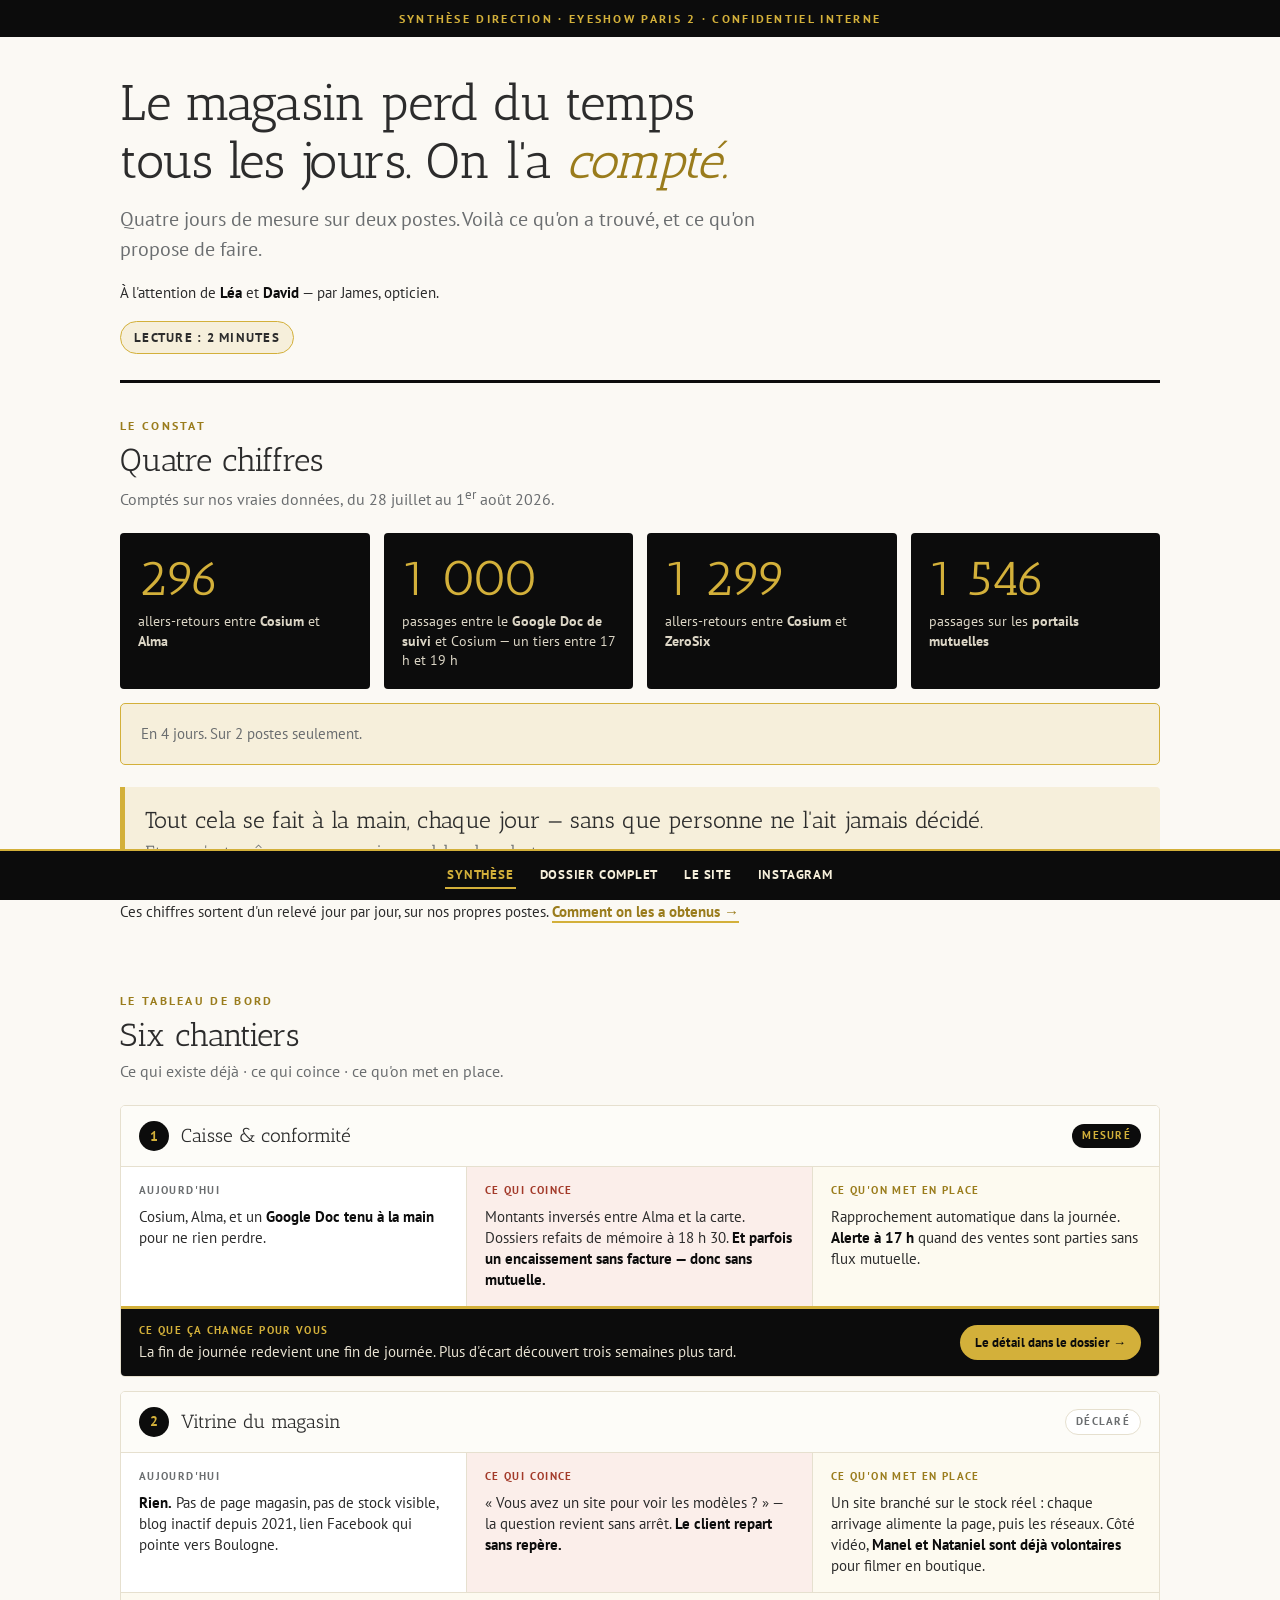
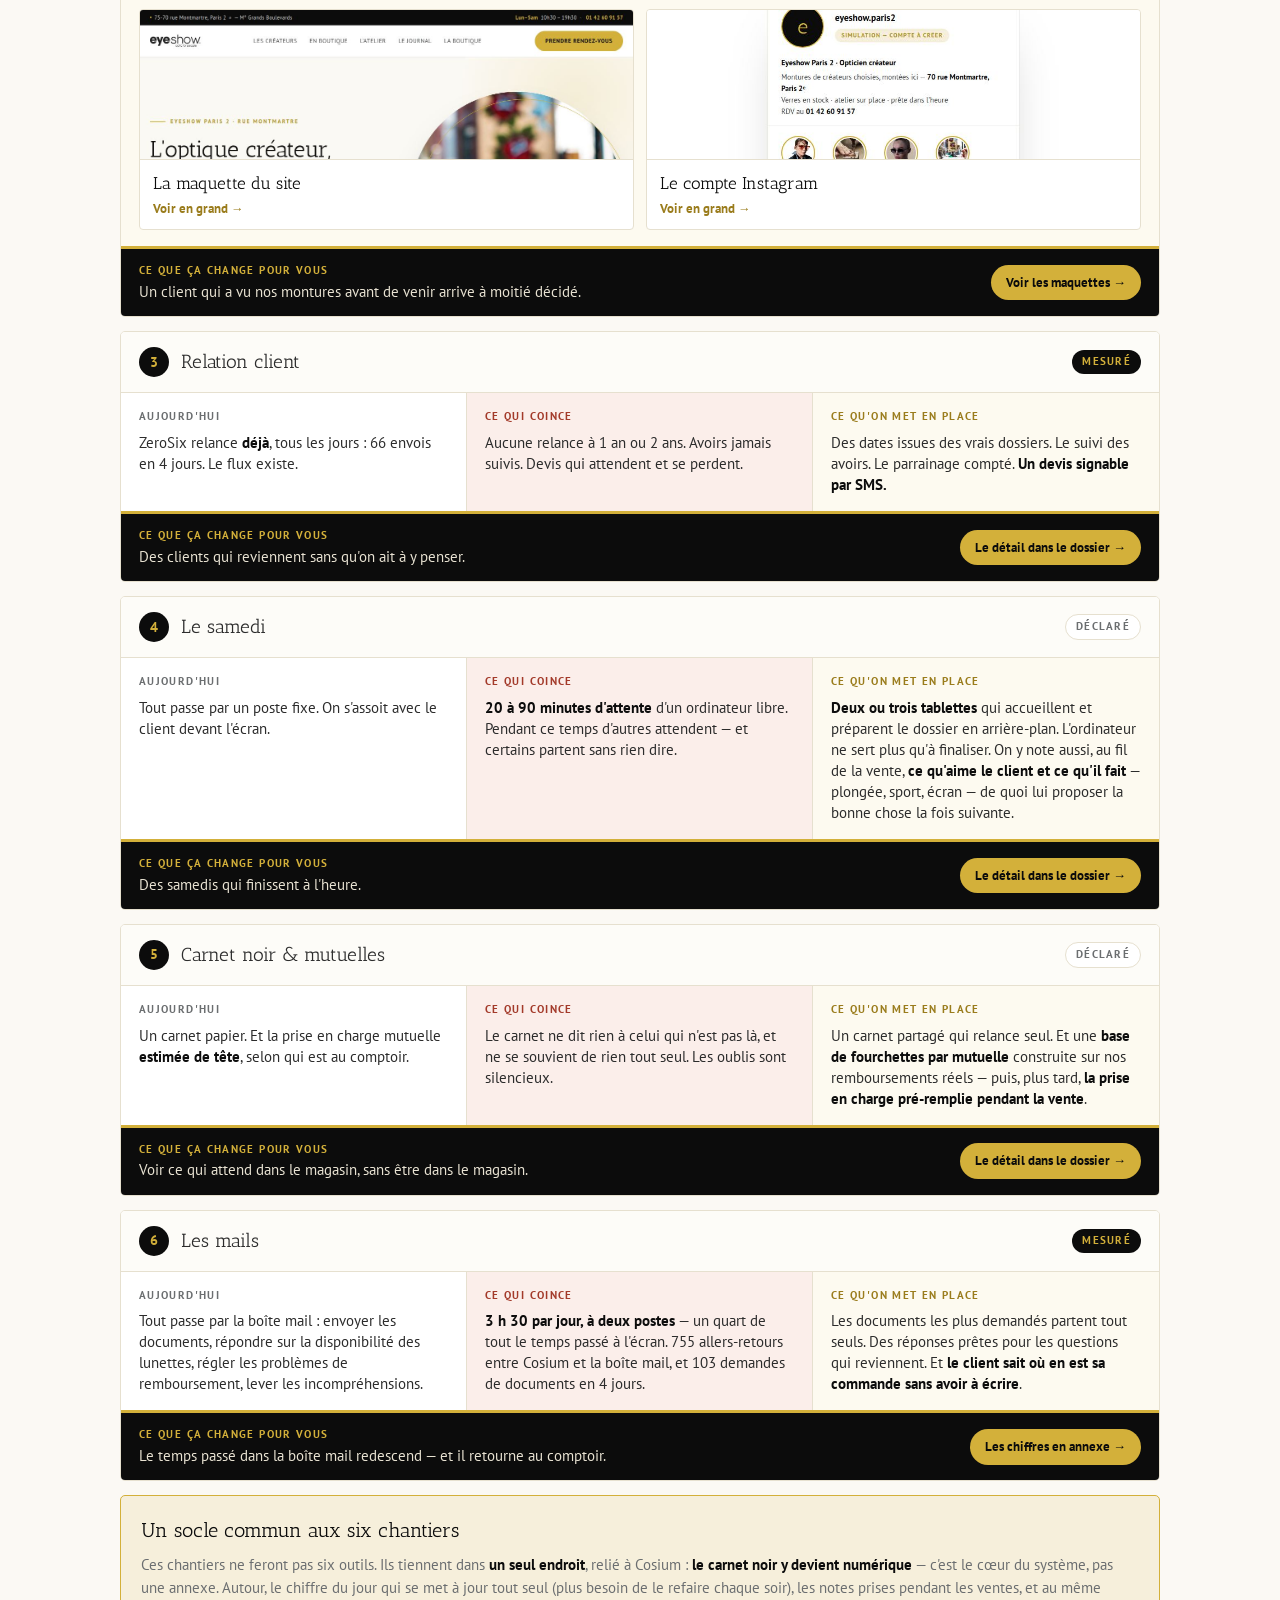
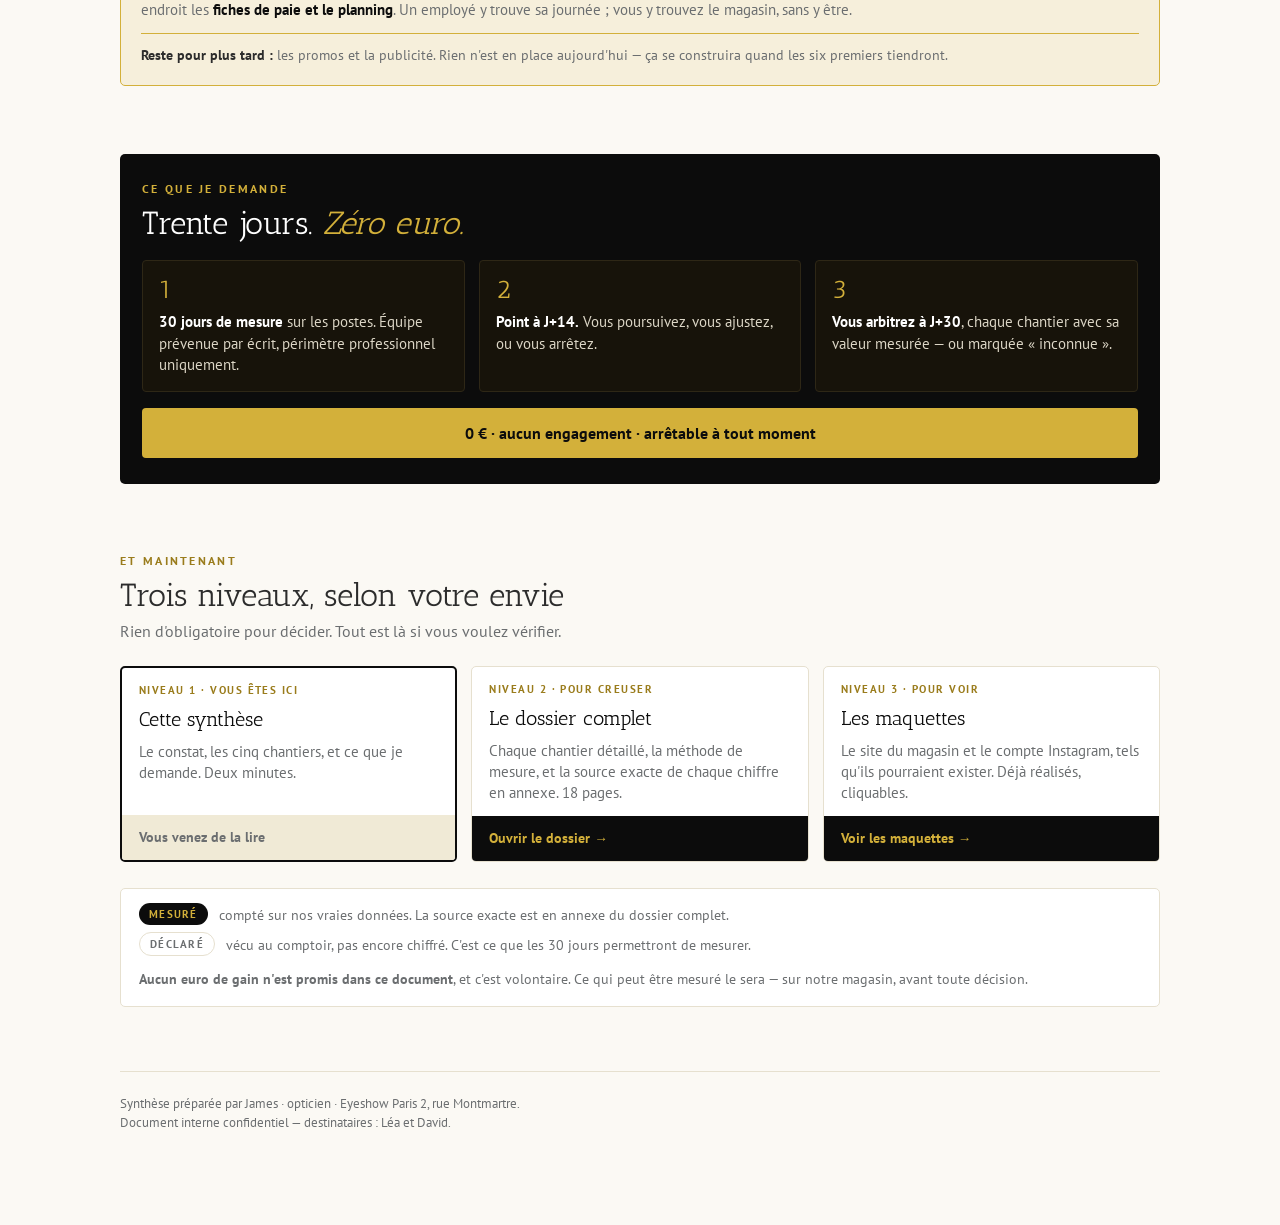
<file: synthese.html>
<!DOCTYPE html>
<html lang="fr">
<head>
<meta charset="UTF-8">
<meta name="viewport" content="width=device-width, initial-scale=1.0">
<title>Eyeshow Paris 2 — Synthèse direction (2 min)</title>
<link rel="icon" href="assets/favicon-32.jpg">
<meta name="description" content="Quatre jours de mesure sur deux postes. Six chantiers, et ce que je propose. Lecture : 2 minutes.">
<meta property="og:type" content="website">
<meta property="og:url" content="https://rames237.github.io/eyeshow-vitrine-paris2/synthese.html">
<meta property="og:title" content="Eyeshow Paris 2 — le constat et le projet">
<meta property="og:description" content="Quatre jours de mesure sur deux postes. Six chantiers, et ce que je propose. Lecture : 2 minutes.">
<meta property="og:image" content="https://rames237.github.io/eyeshow-vitrine-paris2/assets/apercu-lien.jpg">
<meta property="og:image:width" content="1200">
<meta property="og:image:height" content="630">
<meta property="og:locale" content="fr_FR">
<meta name="twitter:card" content="summary_large_image">
<style>
@font-face{font-family:'Antic Slab';font-style:normal;font-weight:400;font-display:swap;src:url('assets/fonts/AnticSlab-400.woff2') format('woff2');}
@font-face{font-family:'PT Sans';font-style:normal;font-weight:400;font-display:swap;src:url('assets/fonts/PTSans-400.woff2') format('woff2');}
@font-face{font-family:'PT Sans';font-style:normal;font-weight:700;font-display:swap;src:url('assets/fonts/PTSans-700.woff2') format('woff2');}
:root{
  --or:#d3b03a; --or-fonce:#9a7c1c; --or-pale:#f6efdb;
  --encre:#2c2c2c; --noir:#0c0c0c; --gris:#6b6e70; --ligne:#e6e0cf;
  --blanc:#fff; --creme:#fbf9f4; --alerte:#a33a2a; --alerte-pale:#fbeeea;
  --serif:'Antic Slab',Georgia,serif; --sans:'PT Sans',Arial,sans-serif;
}
*{margin:0;padding:0;box-sizing:border-box}
body{font-family:var(--sans);color:var(--encre);background:var(--creme);line-height:1.5;font-size:16px;-webkit-font-smoothing:antialiased;padding-bottom:62px}
.wrap{max-width:1080px;margin:0 auto;padding:0 20px}
h1,h2,h3{font-family:var(--serif);font-weight:400;line-height:1.15}

/* ---- bandeau ---- */
.kicker{background:var(--noir);color:var(--or);font-weight:700;font-size:11.5px;letter-spacing:.2em;text-transform:uppercase;text-align:center;padding:10px 16px}

/* ---- hero ---- */
.hero{padding:38px 0 26px;border-bottom:3px solid var(--noir)}
.hero h1{font-size:clamp(30px,6vw,50px);letter-spacing:-.01em}
.hero h1 em{font-style:italic;color:var(--or-fonce)}
.hero .sous{font-size:clamp(17px,2.4vw,20px);margin-top:14px;max-width:34em;color:var(--gris)}
.hero .dest{margin-top:18px;font-size:15px}
.hero .dest b{color:var(--noir)}
.duree{display:inline-block;margin-top:16px;background:var(--or-pale);border:1px solid var(--or);
  font-weight:700;font-size:12.5px;letter-spacing:.1em;text-transform:uppercase;padding:6px 13px;border-radius:99px}

/* ---- sections ---- */
section{padding:34px 0}
.slabel{font-weight:700;font-size:11.5px;letter-spacing:.2em;text-transform:uppercase;color:var(--or-fonce);margin-bottom:8px}
h2{font-size:clamp(23px,3.6vw,32px);margin-bottom:6px}
.sous-h2{color:var(--gris);font-size:15.5px;margin-bottom:22px}

/* ---- chiffres ---- */
.chiffres{display:grid;grid-template-columns:repeat(auto-fit,minmax(215px,1fr));gap:14px}
.ch{background:var(--noir);color:var(--blanc);padding:20px 18px 18px;border-radius:4px}
.ch .n{font-family:var(--serif);font-size:clamp(38px,6vw,50px);color:var(--or);line-height:1}
.ch .l{font-size:14px;margin-top:9px;color:#dcd6c6;line-height:1.4}
.socle{margin-top:14px;font-size:14.5px;color:var(--gris)}
.punch{margin-top:22px;background:var(--or-pale);border-left:5px solid var(--or);
  padding:18px 20px;font-family:var(--serif);font-size:clamp(18px,2.6vw,23px);line-height:1.35;border-radius:0 4px 4px 0}

/* ---- tableau de bord ---- */
.fam{background:var(--blanc);border:1px solid var(--ligne);border-radius:5px;margin-bottom:14px;overflow:hidden}
.fam-h{display:flex;align-items:center;gap:12px;padding:15px 18px;background:#fdfcf8;border-bottom:1px solid var(--ligne);flex-wrap:wrap}
.fnum{flex:0 0 auto;width:30px;height:30px;border-radius:50%;background:var(--noir);color:var(--or);
  font-weight:700;font-size:14px;display:flex;align-items:center;justify-content:center}
.fam-h h3{flex:1 1 220px;font-size:19px}
.badge{flex:0 0 auto;font-weight:700;font-size:10.5px;letter-spacing:.12em;text-transform:uppercase;padding:4px 10px;border-radius:99px;
  background:var(--noir);color:var(--or)}
.badge.dec{background:var(--blanc);color:var(--gris);border:1px solid var(--ligne)}
.cols{display:grid;grid-template-columns:1fr 1fr 1fr}
.col{padding:16px 18px;border-right:1px solid var(--ligne)}
.col:last-child{border-right:0}
.col .t{font-weight:700;font-size:10.5px;letter-spacing:.13em;text-transform:uppercase;color:var(--gris);margin-bottom:7px}
.col p{font-size:14.5px;line-height:1.45}
.col.pb{background:var(--alerte-pale)}
.col.pb .t{color:var(--alerte)}
.col.sol{background:#fdfaf0}
.col.sol .t{color:var(--or-fonce)}
.col b{color:var(--noir)}
.socle{background:var(--or-pale);border:1px solid var(--or);border-radius:5px;padding:19px 20px;font-size:15px;line-height:1.5}
.socle-t{font-family:var(--serif);font-size:20px;color:var(--noir);margin-bottom:9px}
.socle b{color:var(--noir)}
.socle .apres{margin-top:11px;padding-top:11px;border-top:1px solid var(--or);font-size:14px;color:var(--gris)}
.socle .apres b{color:var(--encre)}

/* ---- demande ---- */
.demande{background:var(--noir);color:var(--blanc);border-radius:5px;padding:26px 22px}
.demande h2{color:var(--blanc);margin-bottom:18px}
.demande h2 em{font-style:italic;color:var(--or)}
.steps{display:grid;grid-template-columns:repeat(auto-fit,minmax(210px,1fr));gap:14px}
.step{background:#17130a;border:1px solid #2e2716;border-radius:4px;padding:16px 16px 15px}
.step .k{font-family:var(--serif);font-size:26px;color:var(--or);line-height:1}
.step p{font-size:14.5px;margin-top:8px;color:#dcd6c6}
.step b{color:var(--blanc)}
.zero{margin-top:16px;background:var(--or);color:var(--noir);font-weight:700;text-align:center;
  padding:13px;border-radius:4px;font-size:16px}

/* ---- liens ---- */
.liens{display:grid;grid-template-columns:repeat(auto-fit,minmax(255px,1fr));gap:13px}
.lien{display:block;background:var(--blanc);border:1px solid var(--ligne);border-left:5px solid var(--or);
  border-radius:0 4px 4px 0;padding:17px 18px;text-decoration:none;color:inherit;transition:border-color .15s,transform .15s}
.lien:hover{border-left-color:var(--noir);transform:translateY(-2px)}
.lien .t{font-family:var(--serif);font-size:18px;color:var(--noir)}
.lien .d{font-size:14px;color:var(--gris);margin-top:5px}
.lien .u{font-size:12px;color:var(--or-fonce);margin-top:8px;word-break:break-all}

/* ---- legende / pied ---- */
.legende{margin-top:26px;background:var(--blanc);border:1px solid var(--ligne);border-radius:5px;padding:16px 18px;font-size:14px;color:var(--gris)}
.legende .badge{margin-right:7px;vertical-align:2px}
.legende p+p{margin-top:9px}
footer{border-top:1px solid var(--ligne);margin-top:30px;padding:22px 0 30px;font-size:13px;color:var(--gris)}

/* ---- pied de carte : ce que ça change + invitation ---- */
.pv{display:flex;flex-wrap:wrap;align-items:center;gap:10px 18px;padding:14px 18px;
  background:var(--noir);border-top:3px solid var(--or)}
.pv .txt{flex:1 1 260px;color:#e8e2d2;font-size:14.5px;line-height:1.4}
.pv .txt b{color:var(--or);font-weight:700;text-transform:uppercase;font-size:10.5px;letter-spacing:.13em;display:block;margin-bottom:4px}
.pv .go{flex:0 0 auto;color:var(--noir);background:var(--or);font-weight:700;font-size:13px;
  padding:8px 15px;border-radius:99px;text-decoration:none;white-space:nowrap;transition:transform .15s,background .15s}
.pv .go:hover{background:#efc94f;transform:translateX(3px)}

/* ---- aperçus cliquables ---- */
.apercus{display:grid;grid-template-columns:1fr 1fr;gap:12px;padding:16px 18px;background:#fdfaf0;border-top:1px solid var(--ligne)}
.ap{display:block;text-decoration:none;color:inherit;border:1px solid var(--ligne);border-radius:4px;overflow:hidden;
  background:var(--blanc);transition:transform .15s,box-shadow .15s,border-color .15s}
.ap:hover{transform:translateY(-3px);box-shadow:0 8px 20px rgba(0,0,0,.13);border-color:var(--or)}
.ap img{width:100%;height:150px;object-fit:cover;object-position:top center;display:block;border-bottom:1px solid var(--ligne)}
.ap .cap{padding:11px 13px;font-size:14px}
.ap .cap .n{font-family:var(--serif);font-size:16.5px;color:var(--noir)}
.ap .cap .a{color:var(--or-fonce);font-weight:700;font-size:12.5px;margin-top:4px}

/* ---- invitation en ligne ---- */
.inline-go{margin-top:16px;font-size:15px}
.inline-go a{color:var(--or-fonce);font-weight:700;text-decoration:none;border-bottom:2px solid var(--or)}
.inline-go a:hover{color:var(--noir);border-bottom-color:var(--noir)}

/* ---- trois niveaux ---- */
.niv{display:grid;grid-template-columns:repeat(auto-fit,minmax(260px,1fr));gap:14px;margin-top:6px}
.n1{background:var(--blanc);border:1px solid var(--ligne);border-radius:5px;overflow:hidden;display:flex;flex-direction:column}
.n1.ici{border:2px solid var(--noir)}
.n1 .tete{padding:15px 17px 13px;flex:1}
.n1 .etape{font-weight:700;font-size:10.5px;letter-spacing:.14em;text-transform:uppercase;color:var(--or-fonce);margin-bottom:6px}
.n1 .nom{font-family:var(--serif);font-size:20px;color:var(--noir)}
.n1 .desc{font-size:14.5px;color:var(--gris);margin-top:7px;line-height:1.45}
.n1 .pied{display:block;padding:12px 17px;background:var(--noir);color:var(--or);font-weight:700;font-size:13.5px;text-decoration:none;transition:background .15s}
.n1 .pied:hover{background:#1e1a10}
.n1 .pied.off{background:#f0ead6;color:var(--gris);cursor:default}
@media(max-width:560px){.apercus{grid-template-columns:1fr}}

/* ---- barre nav ---- */
.nav-dossier{position:fixed;left:0;right:0;bottom:0;z-index:9999;background:#0c0c0c;border-top:2px solid #d3b03a;
  font-family:var(--sans);font-size:13px;letter-spacing:.06em;
  display:flex;flex-wrap:wrap;justify-content:center;align-items:center;gap:4px 22px;padding:11px 14px}
.nav-dossier a{color:#f6efdb;text-transform:uppercase;font-weight:700;padding:3px 2px;border-bottom:2px solid transparent;text-decoration:none}
.nav-dossier a:hover{color:#d3b03a}
.nav-dossier a[aria-current="page"]{color:#d3b03a;border-bottom-color:#d3b03a}

@media(max-width:760px){
  .cols{grid-template-columns:1fr}
  .col{border-right:0;border-bottom:1px solid var(--ligne)}
  .col:last-child{border-bottom:0}
  .fam-h h3{font-size:17.5px}
}
@media(max-width:520px){
  body{padding-bottom:72px}
  .nav-dossier{font-size:11.5px;gap:3px 14px;padding:9px 10px}
  section{padding:26px 0}
}
@media print{.nav-dossier{display:none}body{padding-bottom:0;background:#fff}.fam,.ch,.demande{page-break-inside:avoid}}
</style>
</head>
<body>

<div class="kicker">Synthèse direction · Eyeshow Paris 2 · Confidentiel interne</div>

<div class="wrap">

  <div class="hero">
    <h1>Le magasin perd du temps<br>tous les jours. On l'a <em>compté.</em></h1>
    <p class="sous">Quatre jours de mesure sur deux postes. Voilà ce qu'on a trouvé,
    et ce qu'on propose de faire.</p>
    <p class="dest">À l'attention de <b>Léa</b> et <b>David</b> — par James, opticien.</p>
    <span class="duree">Lecture : 2 minutes</span>
  </div>

  <!-- ============ CONSTAT ============ -->
  <section>
    <div class="slabel">Le constat</div>
    <h2>Quatre chiffres</h2>
    <p class="sous-h2">Comptés sur nos vraies données, du 28 juillet au 1<sup>er</sup> août 2026.</p>

    <div class="chiffres">
      <div class="ch"><div class="n">296</div><div class="l">allers-retours entre <b>Cosium</b> et <b>Alma</b></div></div>
      <div class="ch"><div class="n">1 000</div><div class="l">passages entre le <b>Google Doc de suivi</b> et Cosium — un tiers entre 17 h et 19 h</div></div>
      <div class="ch"><div class="n">1 299</div><div class="l">allers-retours entre <b>Cosium</b> et <b>ZeroSix</b></div></div>
      <div class="ch"><div class="n">1 546</div><div class="l">passages sur les <b>portails mutuelles</b></div></div>
    </div>
    <p class="socle">En 4 jours. Sur 2 postes seulement.</p>

    <div class="punch">Tout cela se fait à la main, chaque jour — sans que personne ne l'ait jamais décidé.<br><span style="font-size:.82em;color:var(--gris)">Et ce n'est même pas ce qui prend le plus de temps.</span></div>
    <p class="inline-go">Ces chiffres sortent d'un relevé jour par jour, sur nos propres postes.
    <a href="dossier.html#preuve">Comment on les a obtenus &rarr;</a></p>
  </section>

  <!-- ============ TABLEAU DE BORD ============ -->
  <section>
    <div class="slabel">Le tableau de bord</div>
    <h2>Six chantiers</h2>
    <p class="sous-h2">Ce qui existe déjà · ce qui coince · ce qu'on met en place.</p>

    <div class="fam">
      <div class="fam-h"><span class="fnum">1</span><h3>Caisse &amp; conformité</h3><span class="badge">Mesuré</span></div>
      <div class="cols">
        <div class="col"><div class="t">Aujourd'hui</div><p>Cosium, Alma, et un <b>Google Doc tenu à la main</b> pour ne rien perdre.</p></div>
        <div class="col pb"><div class="t">Ce qui coince</div><p>Montants inversés entre Alma et la carte. Dossiers refaits de mémoire à 18&nbsp;h&nbsp;30. <b>Et parfois un encaissement sans facture — donc sans mutuelle.</b></p></div>
        <div class="col sol"><div class="t">Ce qu'on met en place</div><p>Rapprochement automatique dans la journée. <b>Alerte à 17&nbsp;h</b> quand des ventes sont parties sans flux mutuelle.</p></div>
      </div>
      <div class="pv">
        <div class="txt"><b>Ce que ça change pour vous</b>La fin de journée redevient une fin de journée. Plus d'écart découvert trois semaines plus tard.</div>
        <a class="go" href="dossier.html#familles">Le détail dans le dossier &rarr;</a>
      </div>
    </div>

    <div class="fam">
      <div class="fam-h"><span class="fnum">2</span><h3>Vitrine du magasin</h3><span class="badge dec">Déclaré</span></div>
      <div class="cols">
        <div class="col"><div class="t">Aujourd'hui</div><p><b>Rien.</b> Pas de page magasin, pas de stock visible, blog inactif depuis 2021, lien Facebook qui pointe vers Boulogne.</p></div>
        <div class="col pb"><div class="t">Ce qui coince</div><p>«&nbsp;Vous avez un site pour voir les modèles&nbsp;?&nbsp;» — la question revient sans arrêt. <b>Le client repart sans repère.</b></p></div>
        <div class="col sol"><div class="t">Ce qu'on met en place</div><p>Un site branché sur le stock réel&nbsp;: chaque arrivage alimente la page, puis les réseaux. Côté vidéo, <b>Manel et Nataniel sont déjà volontaires</b> pour filmer en boutique.</p></div>
      </div>
      <div class="apercus">
        <a class="ap" href="index.html">
          <img src="assets/apercu-site.jpg" alt="Aperçu de la maquette du site du magasin">
          <div class="cap"><div class="n">La maquette du site</div><div class="a">Voir en grand &rarr;</div></div>
        </a>
        <a class="ap" href="instagram.html">
          <img src="assets/apercu-instagram.jpg" alt="Aperçu de la simulation du compte Instagram">
          <div class="cap"><div class="n">Le compte Instagram</div><div class="a">Voir en grand &rarr;</div></div>
        </a>
      </div>
      <div class="pv">
        <div class="txt"><b>Ce que ça change pour vous</b>Un client qui a vu nos montures avant de venir arrive à moitié décidé.</div>
        <a class="go" href="index.html">Voir les maquettes &rarr;</a>
      </div>
    </div>

    <div class="fam">
      <div class="fam-h"><span class="fnum">3</span><h3>Relation client</h3><span class="badge">Mesuré</span></div>
      <div class="cols">
        <div class="col"><div class="t">Aujourd'hui</div><p>ZeroSix relance <b>déjà</b>, tous les jours&nbsp;: 66 envois en 4 jours. Le flux existe.</p></div>
        <div class="col pb"><div class="t">Ce qui coince</div><p>Aucune relance à 1 an ou 2 ans. Avoirs jamais suivis. Devis qui attendent et se perdent.</p></div>
        <div class="col sol"><div class="t">Ce qu'on met en place</div><p>Des dates issues des vrais dossiers. Le suivi des avoirs. Le parrainage compté. <b>Un devis signable par SMS.</b></p></div>
      </div>
      <div class="pv">
        <div class="txt"><b>Ce que ça change pour vous</b>Des clients qui reviennent sans qu'on ait à y penser.</div>
        <a class="go" href="dossier.html#familles">Le détail dans le dossier &rarr;</a>
      </div>
    </div>

    <div class="fam">
      <div class="fam-h"><span class="fnum">4</span><h3>Le samedi</h3><span class="badge dec">Déclaré</span></div>
      <div class="cols">
        <div class="col"><div class="t">Aujourd'hui</div><p>Tout passe par un poste fixe. On s'assoit avec le client devant l'écran.</p></div>
        <div class="col pb"><div class="t">Ce qui coince</div><p><b>20 à 90 minutes d'attente</b> d'un ordinateur libre. Pendant ce temps d'autres attendent — et certains partent sans rien dire.</p></div>
        <div class="col sol"><div class="t">Ce qu'on met en place</div><p><b>Deux ou trois tablettes</b> qui accueillent et préparent le dossier en arrière-plan. L'ordinateur ne sert plus qu'à finaliser. On y note aussi, au fil de la vente, <b>ce qu'aime le client et ce qu'il fait</b> — plongée, sport, écran — de quoi lui proposer la bonne chose la fois suivante.</p></div>
      </div>
      <div class="pv">
        <div class="txt"><b>Ce que ça change pour vous</b>Des samedis qui finissent à l'heure.</div>
        <a class="go" href="dossier.html#familles">Le détail dans le dossier &rarr;</a>
      </div>
    </div>

    <div class="fam">
      <div class="fam-h"><span class="fnum">5</span><h3>Carnet noir &amp; mutuelles</h3><span class="badge dec">Déclaré</span></div>
      <div class="cols">
        <div class="col"><div class="t">Aujourd'hui</div><p>Un carnet papier. Et la prise en charge mutuelle <b>estimée de tête</b>, selon qui est au comptoir.</p></div>
        <div class="col pb"><div class="t">Ce qui coince</div><p>Le carnet ne dit rien à celui qui n'est pas là, et ne se souvient de rien tout seul. Les oublis sont silencieux.</p></div>
        <div class="col sol"><div class="t">Ce qu'on met en place</div><p>Un carnet partagé qui relance seul. Et une <b>base de fourchettes par mutuelle</b> construite sur nos remboursements réels — puis, plus tard, <b>la prise en charge pré-remplie pendant la vente</b>.</p></div>
      </div>
      <div class="pv">
        <div class="txt"><b>Ce que ça change pour vous</b>Voir ce qui attend dans le magasin, sans être dans le magasin.</div>
        <a class="go" href="dossier.html#familles">Le détail dans le dossier &rarr;</a>
      </div>
    </div>

    <div class="fam">
      <div class="fam-h"><span class="fnum">6</span><h3>Les mails</h3><span class="badge">Mesuré</span></div>
      <div class="cols">
        <div class="col"><div class="t">Aujourd'hui</div><p>Tout passe par la boîte mail&nbsp;: envoyer les documents, répondre sur la disponibilité des lunettes, régler les problèmes de remboursement, lever les incompréhensions.</p></div>
        <div class="col pb"><div class="t">Ce qui coince</div><p><b>3&nbsp;h&nbsp;30 par jour, à deux postes</b> — un quart de tout le temps passé à l'écran. 755 allers-retours entre Cosium et la boîte mail, et 103 demandes de documents en 4 jours.</p></div>
        <div class="col sol"><div class="t">Ce qu'on met en place</div><p>Les documents les plus demandés partent tout seuls. Des réponses prêtes pour les questions qui reviennent. Et <b>le client sait où en est sa commande sans avoir à écrire</b>.</p></div>
      </div>
      <div class="pv">
        <div class="txt"><b>Ce que ça change pour vous</b>Le temps passé dans la boîte mail redescend — et il retourne au comptoir.</div>
        <a class="go" href="dossier.html#annexe">Les chiffres en annexe &rarr;</a>
      </div>
    </div>

    <div class="socle">
      <div class="socle-t">Un socle commun aux six chantiers</div>
      <p>Ces chantiers ne feront pas six outils. Ils tiennent dans <b>un seul endroit</b>, relié à Cosium&nbsp;:
      <b>le carnet noir y devient numérique</b> — c'est le cœur du système, pas une annexe. Autour, le chiffre du
      jour qui se met à jour tout seul (plus besoin de le refaire chaque soir), les notes prises pendant les ventes,
      et au même endroit les <b>fiches de paie et le planning</b>.
      Un employé y trouve sa journée&nbsp;; vous y trouvez le magasin, sans y être.</p>
      <p class="apres"><b>Reste pour plus tard&nbsp;:</b> les promos et la publicité. Rien n'est en place aujourd'hui — ça se construira quand les six premiers tiendront.</p>
    </div>
  </section>

  <!-- ============ DEMANDE ============ -->
  <section>
    <div class="demande">
      <div class="slabel" style="color:var(--or)">Ce que je demande</div>
      <h2>Trente jours. <em>Zéro euro.</em></h2>
      <div class="steps">
        <div class="step"><div class="k">1</div><p><b>30 jours de mesure</b> sur les postes. Équipe prévenue par écrit, périmètre professionnel uniquement.</p></div>
        <div class="step"><div class="k">2</div><p><b>Point à J+14.</b> Vous poursuivez, vous ajustez, ou vous arrêtez.</p></div>
        <div class="step"><div class="k">3</div><p><b>Vous arbitrez à J+30</b>, chaque chantier avec sa valeur mesurée — ou marquée « inconnue ».</p></div>
      </div>
      <div class="zero">0 € · aucun engagement · arrêtable à tout moment</div>
    </div>
  </section>

  <!-- ============ ALLER PLUS LOIN ============ -->
  <section>
    <div class="slabel">Et maintenant</div>
    <h2>Trois niveaux, selon votre envie</h2>
    <p class="sous-h2">Rien d'obligatoire pour décider. Tout est là si vous voulez vérifier.</p>

    <div class="niv">
      <div class="n1 ici">
        <div class="tete">
          <div class="etape">Niveau 1 · vous êtes ici</div>
          <div class="nom">Cette synthèse</div>
          <div class="desc">Le constat, les cinq chantiers, et ce que je demande. Deux minutes.</div>
        </div>
        <span class="pied off">Vous venez de la lire</span>
      </div>

      <div class="n1">
        <div class="tete">
          <div class="etape">Niveau 2 · pour creuser</div>
          <div class="nom">Le dossier complet</div>
          <div class="desc">Chaque chantier détaillé, la méthode de mesure, et la source exacte de chaque chiffre en annexe. 18 pages.</div>
        </div>
        <a class="pied" href="dossier.html">Ouvrir le dossier &rarr;</a>
      </div>

      <div class="n1">
        <div class="tete">
          <div class="etape">Niveau 3 · pour voir</div>
          <div class="nom">Les maquettes</div>
          <div class="desc">Le site du magasin et le compte Instagram, tels qu'ils pourraient exister. Déjà réalisés, cliquables.</div>
        </div>
        <a class="pied" href="index.html">Voir les maquettes &rarr;</a>
      </div>
    </div>

    <div class="legende">
      <p><span class="badge">Mesuré</span> compté sur nos vraies données. La source exacte est en annexe du dossier complet.</p>
      <p><span class="badge dec">Déclaré</span> vécu au comptoir, pas encore chiffré. C'est ce que les 30 jours permettront de mesurer.</p>
      <p style="margin-top:13px"><b>Aucun euro de gain n'est promis dans ce document</b>, et c'est volontaire. Ce qui peut être mesuré le sera — sur notre magasin, avant toute décision.</p>
    </div>
  </section>

  <footer>
    Synthèse préparée par James · opticien · Eyeshow Paris 2, rue Montmartre.<br>
    Document interne confidentiel — destinataires : Léa et David.
  </footer>

</div>

<nav class="nav-dossier" aria-label="Navigation du dossier direction">
  <a href="synthese.html" aria-current="page">Synthèse</a>
  <a href="dossier.html">Dossier complet</a>
  <a href="index.html">Le site</a>
  <a href="instagram.html">Instagram</a>
</nav>

</body>
</html>
</file>
